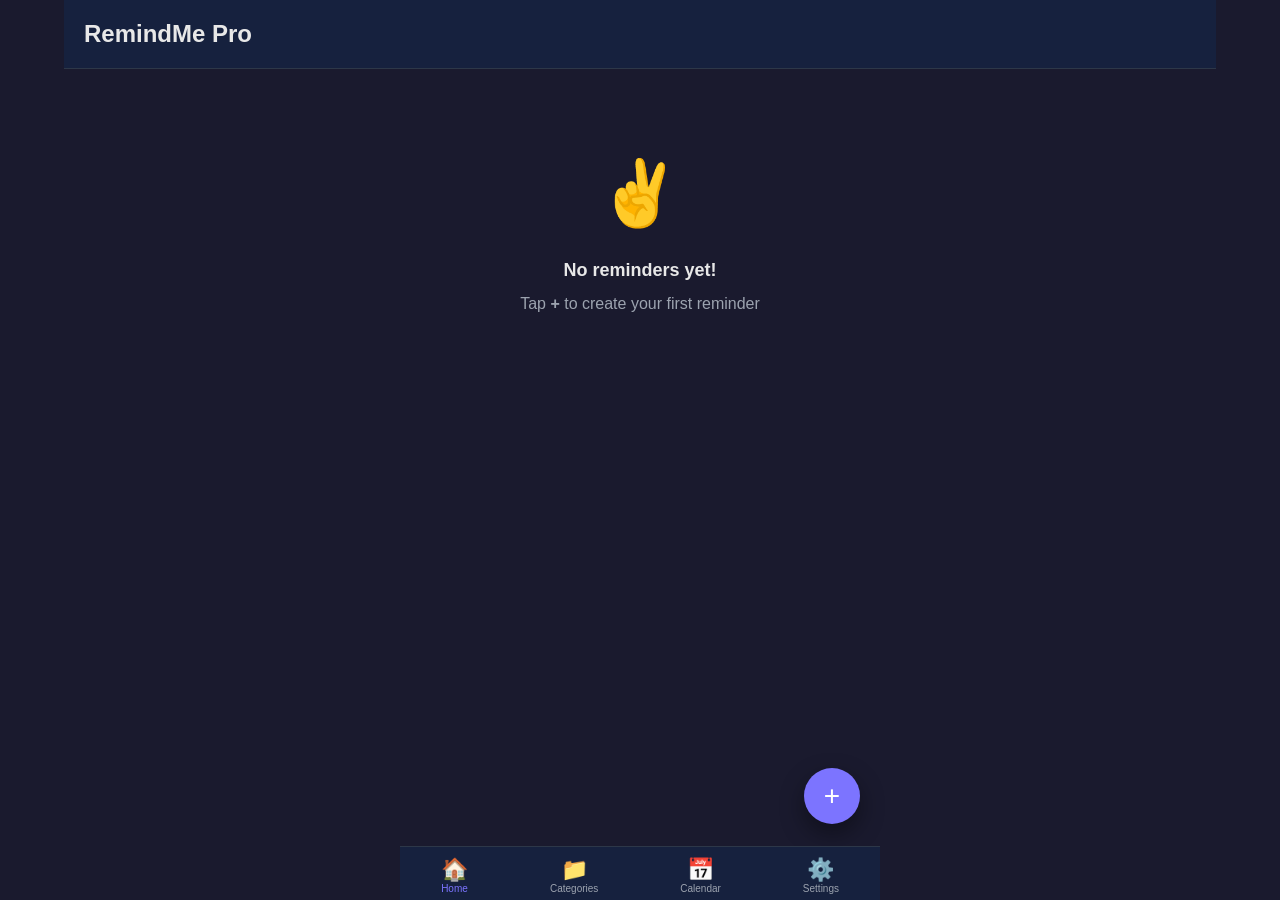
<file: index.html>
<!DOCTYPE html>
<html lang="en" data-theme="dark">

<head>
    <meta charset="UTF-8">
    <meta name="viewport" content="width=device-width, initial-scale=1.0, maximum-scale=1.0, user-scalable=no">
    <meta name="description" content="RemindMe Pro - Smart multi-fire reminder app">
    <meta name="theme-color" content="#1A1A2E">
    <meta name="apple-mobile-web-app-capable" content="yes">
    <link rel="manifest" href="manifest.json">
    <title>RemindMe Pro v2</title>
    <link rel="stylesheet" href="css/variables.css">
    <link rel="stylesheet" href="css/base.css">
    <link rel="stylesheet" href="css/layout.css">
    <link rel="stylesheet" href="css/components.css">
    <link rel="stylesheet" href="css/animations.css">
    <link type="image/png" rel="icon" href="./assets/icons/icons8-alarm-96.png">
</head>

<body>
    <div id="app">
        <header id="app-header">
            <h2 id="header-title">RemindMe Pro</h2>
            
        </header>
        <main id="app-content"></main>
        <nav id="bottom-nav">
            <button class="nav-btn active" data-page="home"><span class="nav-icon">🏠</span><span
                    class="nav-label">Home</span></button>
            <button class="nav-btn" data-page="categories"><span class="nav-icon">📁</span><span
                    class="nav-label">Categories</span></button>
            <button class="nav-btn" data-page="calendar"><span class="nav-icon">📅</span><span
                    class="nav-label">Calendar</span></button>
            <button class="nav-btn" data-page="settings"><span class="nav-icon">⚙️</span><span
                    class="nav-label">Settings</span></button>
        </nav>
        <button id="fab" class="fab" aria-label="Create new reminder">+</button>
    </div>
    <dialog id="task-dialog">
        <div class="dialog-handle"></div>
        <h2 class="dialog-title">New Reminder</h2>
        <form id="task-form">
            <div class="form-group"><label for="task-title">Title *</label><input type="text" id="task-title" required
                    placeholder="What do you need to remember?" autocomplete="off"></div>
            <div class="form-group"><label for="task-desc">Description</label><textarea id="task-desc"
                    placeholder="Add details (optional)" rows="2"></textarea></div>
            <div class="form-row">
                <div class="form-group flex-1"><label for="task-date">Date & Time *</label><input type="datetime-local"
                        id="task-date" required></div>
                <div class="form-group"><label for="task-priority">Priority</label><select id="task-priority">
                        <option value="low">🟢 Low</option>
                        <option value="medium" selected>🟡 Medium</option>
                        <option value="high">🟠 High</option>
                        <option value="critical">🔴 Critical</option>
                    </select></div>
            </div>
            <div class="form-group"><label for="task-category">Category</label><select id="task-category">
                    <option value="general">General</option>
                    <option value="work">💼 Work</option>
                    <option value="personal">🏠 Personal</option>
                    <option value="health">💊 Health</option>
                    <option value="study">📚 Study</option>
                    <option value="finance">💰 Finance</option>
                </select></div>
            <div class="form-group"><label for="task-reminders">Reminder Count: <strong
                        id="reminder-count-display">3</strong></label><input type="range" id="task-reminders" min="1"
                    max="20" value="3">
                <div class="range-labels"><span>1</span><span>10</span><span>20</span></div>
            </div>
            <div class="form-group"><label for="task-interval">Interval Between Reminders</label><select
                    id="task-interval">
                    <option value="60000">Every 1 minutes</option>
                    <option value="120000" selected>Every 2 minutes</option>
                    <option value="180000">Every 3 minutes</option>
                    <option value="300000">Every 5 minutes</option>
                    <option value="900000">Every 15 minutes</option>
                    <option value="1800000">Every 30 minutes</option>
                    <option value="3600000">Every 1 hour</option>
                </select></div>
            <div class="form-group"><label class="checkbox-label"><input type="checkbox" id="task-until-done"><span>🔁
                        Remind Until Done</span></label></div>
            <div class="form-group"><label for="task-snooze-max">Max Snooze Count</label><select id="task-snooze-max">
                    <option value="3" selected>3 times</option>
                    <option value="5">5 times</option>
                    <option value="10">10 times</option>
                    <option value="0">No snooze</option>
                </select></div>
            <div class="form-actions"><button type="submit" class="btn btn-primary">💾 Save Reminder</button><button
                    type="button" id="cancel-btn" class="btn btn-secondary">Cancel</button></div>
        </form>
    </dialog>
    <dialog id="confirm-dialog">
        <div class="confirm-content">
            <h3>Delete Reminder?</h3>
            <p>This action cannot be undone.</p>
            <div class="form-actions"><button id="confirm-delete-btn" class="btn btn-danger">🗑️ Delete</button><button
                    id="confirm-cancel-btn" class="btn btn-secondary">Cancel</button></div>
        </div>
    </dialog>
    <div id="toast" class="toast hidden"></div>
    <script type="module" src="js/app.js"></script>
</body>

</html>
</file>
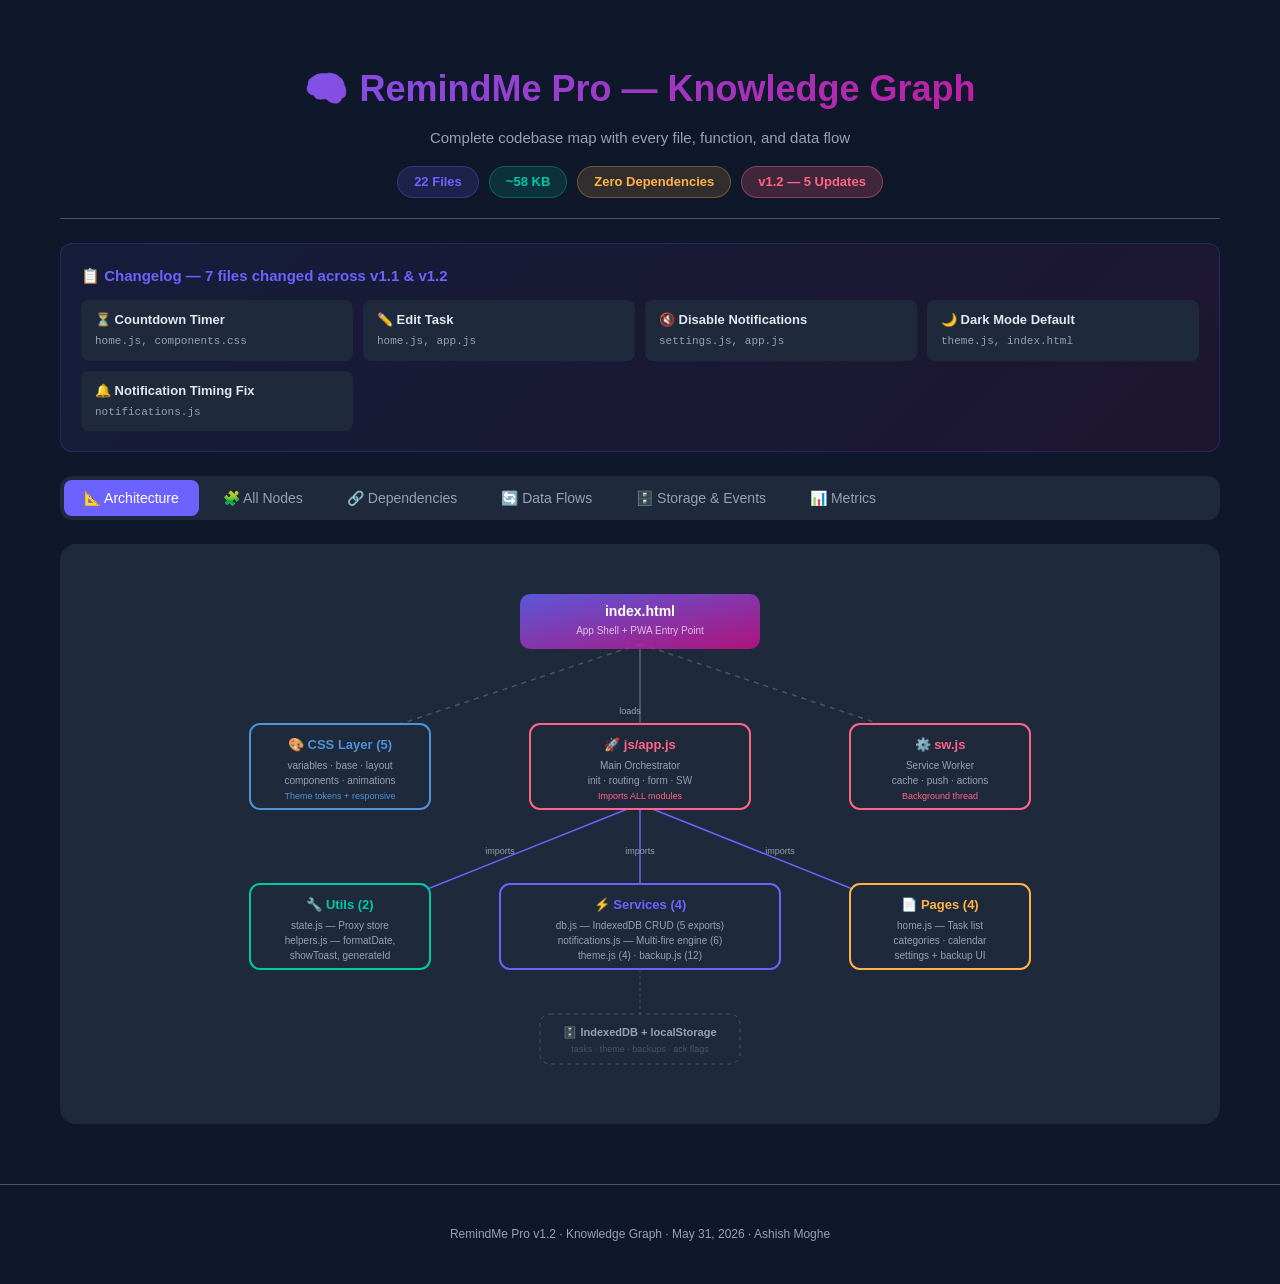
<file: assets/RemindMe-Pro-Knowledge-Graph-v1.2.html>
<!DOCTYPE html>
<html lang="en">
<head>
<meta charset="UTF-8">
<meta name="viewport" content="width=device-width, initial-scale=1.0">
<title>🧠 RemindMe Pro — Knowledge Graph</title>
<style>
    :root { --bg: #0f172a; --surface: #1e293b; --surface2: #334155; --text: #e2e8f0; --muted: #94a3b8; --primary: #6C63FF; --pink: #D30E8C; --purple: #582873; --blue: #4F93D9; --green: #00C9A7; --orange: #FFB347; --red: #FF6584; --border: #475569; }
    * { margin: 0; padding: 0; box-sizing: border-box; }
    body { font-family: -apple-system, BlinkMacSystemFont, 'Segoe UI', Roboto, sans-serif; background: var(--bg); color: var(--text); line-height: 1.6; }
    .container { max-width: 1200px; margin: 0 auto; padding: 20px; }

    /* Header */
    .header { text-align: center; padding: 40px 20px 20px; border-bottom: 1px solid var(--border); margin-bottom: 24px; }
    .header h1 { font-size: 36px; background: linear-gradient(135deg, var(--primary), var(--pink)); -webkit-background-clip: text; -webkit-text-fill-color: transparent; margin-bottom: 8px; }
    .header p { color: var(--muted); font-size: 15px; margin-bottom: 16px; }
    .badges { display: flex; gap: 10px; justify-content: center; flex-wrap: wrap; }
    .badge { padding: 5px 16px; border-radius: 20px; font-size: 13px; font-weight: 600; }
    .b-purple { background: rgba(108,99,255,0.15); color: var(--primary); border: 1px solid rgba(108,99,255,0.3); }
    .b-green { background: rgba(0,201,167,0.15); color: var(--green); border: 1px solid rgba(0,201,167,0.3); }
    .b-orange { background: rgba(255,179,71,0.15); color: var(--orange); border: 1px solid rgba(255,179,71,0.3); }
    .b-red { background: rgba(255,101,132,0.2); color: var(--red); border: 1px solid rgba(255,101,132,0.4); }

    /* Changelog */
    .changelog { background: linear-gradient(135deg, rgba(108,99,255,0.08), rgba(211,14,140,0.08)); border: 1px solid rgba(108,99,255,0.2); border-radius: 12px; padding: 20px; margin-bottom: 24px; }
    .changelog h3 { color: var(--primary); margin-bottom: 12px; font-size: 15px; }
    .cl-grid { display: grid; grid-template-columns: repeat(auto-fill, minmax(220px, 1fr)); gap: 10px; }
    .cl-item { background: var(--surface); border-radius: 8px; padding: 10px 14px; font-size: 13px; }
    .cl-item strong { display: block; margin-bottom: 2px; }
    .cl-files { font-size: 11px; color: var(--muted); font-family: monospace; }

    /* Tabs */
    .tabs { display: flex; gap: 4px; margin-bottom: 24px; background: var(--surface); border-radius: 12px; padding: 4px; overflow-x: auto; }
    .tab { padding: 10px 20px; border-radius: 8px; cursor: pointer; font-size: 14px; font-weight: 500; color: var(--muted); border: none; background: none; white-space: nowrap; transition: all 0.2s; }
    .tab:hover { color: var(--text); background: var(--surface2); }
    .tab.active { color: white; background: var(--primary); }
    .tab-content { display: none; }
    .tab-content.active { display: block; }

    /* Architecture */
    .arch-box { background: var(--surface); border-radius: 16px; padding: 30px; overflow-x: auto; }

    /* Section titles */
    .stitle { font-size: 20px; font-weight: 700; margin: 28px 0 14px; display: flex; align-items: center; gap: 10px; }

    /* Node cards */
    .ngrid { display: grid; grid-template-columns: repeat(auto-fill, minmax(340px, 1fr)); gap: 14px; margin-bottom: 20px; }
    .ncard { background: var(--surface); border: 1px solid var(--border); border-radius: 12px; padding: 18px; transition: transform 0.2s, box-shadow 0.2s; }
    .ncard:hover { transform: translateY(-2px); box-shadow: 0 8px 25px rgba(0,0,0,0.3); }
    .ncard.root { border-left: 4px solid var(--pink); }
    .ncard.css { border-left: 4px solid var(--blue); }
    .ncard.util { border-left: 4px solid var(--green); }
    .ncard.svc { border-left: 4px solid var(--primary); }
    .ncard.page { border-left: 4px solid var(--orange); }
    .ncard.main { border-left: 4px solid var(--red); }
    .ncard.upd { border-color: var(--red) !important; box-shadow: inset 0 0 0 1px rgba(255,101,132,0.12); }
    .nname { font-size: 15px; font-weight: 700; margin-bottom: 4px; display: flex; align-items: center; gap: 8px; flex-wrap: wrap; }
    .ntype { font-size: 10px; padding: 2px 8px; border-radius: 10px; font-weight: 600; }
    .t-entry { background: rgba(211,14,140,0.15); color: var(--pink); }
    .t-style { background: rgba(79,147,217,0.15); color: var(--blue); }
    .t-util { background: rgba(0,201,167,0.15); color: var(--green); }
    .t-svc { background: rgba(108,99,255,0.15); color: var(--primary); }
    .t-page { background: rgba(255,179,71,0.15); color: var(--orange); }
    .t-main { background: rgba(255,101,132,0.15); color: var(--red); }
    .t-upd { background: rgba(255,101,132,0.2); color: var(--red); font-size: 10px; padding: 2px 8px; border-radius: 10px; font-weight: 700; }
    .ndesc { font-size: 13px; color: var(--muted); margin: 8px 0; }
    .nsize { font-size: 11px; color: var(--border); }

    /* Function tables */
    .ft { width: 100%; border-collapse: collapse; margin-top: 10px; }
    .ft th { text-align: left; font-size: 10px; text-transform: uppercase; letter-spacing: 0.5px; color: var(--muted); padding: 5px 8px; border-bottom: 1px solid var(--border); }
    .ft td { font-size: 12px; padding: 5px 8px; border-bottom: 1px solid rgba(71,85,105,0.3); vertical-align: top; }
    .ft td:first-child { font-family: 'SF Mono', 'Fira Code', monospace; color: var(--green); white-space: nowrap; font-size: 11px; }
    .ft tr:last-child td { border-bottom: none; }
    .ft tr.nr td { background: rgba(255,101,132,0.05); }
    .ft tr.nr td:first-child { color: var(--red); }
    .fn-u { color: var(--red); font-size: 10px; font-weight: 700; }

    /* Dependency tree */
    .dtree { background: var(--surface); border-radius: 12px; padding: 24px; font-family: 'SF Mono', 'Fira Code', monospace; font-size: 12px; line-height: 1.8; overflow-x: auto; white-space: pre; }
    .df { color: var(--primary); font-weight: 700; }
    .dm { color: var(--orange); }
    .dfn { color: var(--green); }
    .dn { color: var(--red); font-weight: 700; }

    /* Flow cards */
    .fcard { background: var(--surface); border-radius: 12px; padding: 22px; margin-bottom: 14px; }
    .fcard h3 { font-size: 15px; margin-bottom: 10px; color: var(--primary); }
    .fcard.nf { border: 1px solid rgba(255,101,132,0.3); }
    .fcard.nf h3 { color: var(--red); }
    .fcard.ff { border: 1px solid rgba(108,99,255,0.3); }
    .fcard.ff h3 { color: var(--primary); }
    .fcard pre { font-family: 'SF Mono', 'Fira Code', monospace; font-size: 11px; line-height: 1.7; color: var(--muted); overflow-x: auto; }

    /* Tables */
    .itable { width: 100%; border-collapse: collapse; background: var(--surface); border-radius: 12px; overflow: hidden; margin-bottom: 20px; }
    .itable th { text-align: left; font-size: 11px; text-transform: uppercase; letter-spacing: 0.5px; color: var(--muted); padding: 10px 14px; background: var(--surface2); border-bottom: 1px solid var(--border); }
    .itable td { font-size: 12px; padding: 9px 14px; border-bottom: 1px solid rgba(71,85,105,0.3); }
    .itable tr:last-child td { border-bottom: none; }
    .itable tr.nr { background: rgba(255,101,132,0.05); }
    .itable code { font-family: 'SF Mono', monospace; font-size: 11px; background: rgba(108,99,255,0.1); color: var(--primary); padding: 2px 6px; border-radius: 4px; }

    /* Bars & stats */
    .bar { height: 8px; border-radius: 4px; display: inline-block; vertical-align: middle; margin-right: 8px; }
    .bh { background: var(--red); } .bm { background: var(--orange); } .bl { background: var(--green); }
    .sgrid { display: grid; grid-template-columns: repeat(auto-fill, minmax(150px, 1fr)); gap: 12px; margin-top: 16px; }
    .scard { background: var(--surface); border: 1px solid var(--border); border-radius: 12px; padding: 16px; text-align: center; }
    .snum { font-size: 32px; font-weight: 700; color: var(--primary); }
    .slab { font-size: 12px; color: var(--muted); margin-top: 4px; }

    @media (max-width: 768px) { .ngrid { grid-template-columns: 1fr; } .header h1 { font-size: 28px; } .cl-grid { grid-template-columns: 1fr; } }
</style>
</head>
<body>
<div class="container">

<!-- ============================================================ -->
<!-- HEADER -->
<!-- ============================================================ -->
<div class="header">
    <h1>🧠 RemindMe Pro — Knowledge Graph</h1>
    <p>Complete codebase map with every file, function, and data flow</p>
    <div class="badges">
        <span class="badge b-purple">22 Files</span>
        <span class="badge b-green">~58 KB</span>
        <span class="badge b-orange">Zero Dependencies</span>
        <span class="badge b-red">v1.2 — 5 Updates</span>
    </div>
</div>

<!-- ============================================================ -->
<!-- CHANGELOG -->
<!-- ============================================================ -->
<div class="changelog">
    <h3>📋 Changelog — 7 files changed across v1.1 &amp; v1.2</h3>
    <div class="cl-grid">
        <div class="cl-item"><strong>⏳ Countdown Timer</strong><div class="cl-files">home.js, components.css</div></div>
        <div class="cl-item"><strong>✏️ Edit Task</strong><div class="cl-files">home.js, app.js</div></div>
        <div class="cl-item"><strong>🔇 Disable Notifications</strong><div class="cl-files">settings.js, app.js</div></div>
        <div class="cl-item"><strong>🌙 Dark Mode Default</strong><div class="cl-files">theme.js, index.html</div></div>
        <div class="cl-item"><strong>🔔 Notification Timing Fix</strong><div class="cl-files">notifications.js</div></div>
    </div>
</div>

<!-- ============================================================ -->
<!-- TABS (same 6 as original first version) -->
<!-- ============================================================ -->
<div class="tabs">
    <button class="tab active" onclick="showTab('arch')">📐 Architecture</button>
    <button class="tab" onclick="showTab('nodes')">🧩 All Nodes</button>
    <button class="tab" onclick="showTab('deps')">🔗 Dependencies</button>
    <button class="tab" onclick="showTab('flows')">🔄 Data Flows</button>
    <button class="tab" onclick="showTab('storage')">🗄️ Storage &amp; Events</button>
    <button class="tab" onclick="showTab('metrics')">📊 Metrics</button>
</div>

<!-- ============================================================ -->
<!-- TAB 1: ARCHITECTURE (with SVG diagram like original) -->
<!-- ============================================================ -->
<div id="arch" class="tab-content active">
    <div class="arch-box">
        <svg viewBox="0 0 900 520" xmlns="http://www.w3.org/2000/svg" style="width:100%;max-width:900px;margin:0 auto;display:block">
            <defs>
                <linearGradient id="g1" x1="0%" y1="0%" x2="100%" y2="100%"><stop offset="0%" style="stop-color:#6C63FF;stop-opacity:0.8"/><stop offset="100%" style="stop-color:#D30E8C;stop-opacity:0.8"/></linearGradient>
            </defs>

            <!-- Lines -->
            <line x1="450" y1="70" x2="150" y2="170" stroke="#475569" stroke-width="1.5" stroke-dasharray="5,5"/>
            <line x1="450" y1="70" x2="450" y2="170" stroke="#475569" stroke-width="2"/>
            <line x1="450" y1="70" x2="750" y2="170" stroke="#475569" stroke-width="1.5" stroke-dasharray="5,5"/>
            <line x1="450" y1="230" x2="200" y2="330" stroke="#6C63FF" stroke-width="1.5"/>
            <line x1="450" y1="230" x2="450" y2="330" stroke="#6C63FF" stroke-width="1.5"/>
            <line x1="450" y1="230" x2="700" y2="330" stroke="#6C63FF" stroke-width="1.5"/>
            <line x1="450" y1="390" x2="450" y2="460" stroke="#475569" stroke-width="1" stroke-dasharray="3,3"/>

            <!-- index.html -->
            <rect x="330" y="20" width="240" height="55" rx="10" fill="url(#g1)"/>
            <text x="450" y="42" text-anchor="middle" fill="white" font-size="14" font-weight="700">index.html</text>
            <text x="450" y="60" text-anchor="middle" fill="rgba(255,255,255,0.7)" font-size="10">App Shell + PWA Entry Point</text>

            <!-- CSS -->
            <rect x="60" y="150" width="180" height="85" rx="10" fill="#1e293b" stroke="#4F93D9" stroke-width="2"/>
            <text x="150" y="175" text-anchor="middle" fill="#4F93D9" font-size="13" font-weight="700">🎨 CSS Layer (5)</text>
            <text x="150" y="195" text-anchor="middle" fill="#94a3b8" font-size="10">variables · base · layout</text>
            <text x="150" y="210" text-anchor="middle" fill="#94a3b8" font-size="10">components · animations</text>
            <text x="150" y="225" text-anchor="middle" fill="#4F93D9" font-size="9">Theme tokens + responsive</text>

            <!-- app.js -->
            <rect x="340" y="150" width="220" height="85" rx="10" fill="#1e293b" stroke="#FF6584" stroke-width="2"/>
            <text x="450" y="175" text-anchor="middle" fill="#FF6584" font-size="13" font-weight="700">🚀 js/app.js</text>
            <text x="450" y="195" text-anchor="middle" fill="#94a3b8" font-size="10">Main Orchestrator</text>
            <text x="450" y="210" text-anchor="middle" fill="#94a3b8" font-size="10">init · routing · form · SW</text>
            <text x="450" y="225" text-anchor="middle" fill="#FF6584" font-size="9">Imports ALL modules</text>

            <!-- sw.js -->
            <rect x="660" y="150" width="180" height="85" rx="10" fill="#1e293b" stroke="#FF6584" stroke-width="2"/>
            <text x="750" y="175" text-anchor="middle" fill="#FF6584" font-size="13" font-weight="700">⚙️ sw.js</text>
            <text x="750" y="195" text-anchor="middle" fill="#94a3b8" font-size="10">Service Worker</text>
            <text x="750" y="210" text-anchor="middle" fill="#94a3b8" font-size="10">cache · push · actions</text>
            <text x="750" y="225" text-anchor="middle" fill="#FF6584" font-size="9">Background thread</text>

            <!-- Utils -->
            <rect x="60" y="310" width="180" height="85" rx="10" fill="#1e293b" stroke="#00C9A7" stroke-width="2"/>
            <text x="150" y="335" text-anchor="middle" fill="#00C9A7" font-size="13" font-weight="700">🔧 Utils (2)</text>
            <text x="150" y="355" text-anchor="middle" fill="#94a3b8" font-size="10">state.js — Proxy store</text>
            <text x="150" y="370" text-anchor="middle" fill="#94a3b8" font-size="10">helpers.js — formatDate,</text>
            <text x="150" y="385" text-anchor="middle" fill="#94a3b8" font-size="10">showToast, generateId</text>

            <!-- Services -->
            <rect x="310" y="310" width="280" height="85" rx="10" fill="#1e293b" stroke="#6C63FF" stroke-width="2"/>
            <text x="450" y="335" text-anchor="middle" fill="#6C63FF" font-size="13" font-weight="700">⚡ Services (4)</text>
            <text x="450" y="355" text-anchor="middle" fill="#94a3b8" font-size="10">db.js — IndexedDB CRUD (5 exports)</text>
            <text x="450" y="370" text-anchor="middle" fill="#94a3b8" font-size="10">notifications.js — Multi-fire engine (6)</text>
            <text x="450" y="385" text-anchor="middle" fill="#94a3b8" font-size="10">theme.js (4) · backup.js (12)</text>

            <!-- Pages -->
            <rect x="660" y="310" width="180" height="85" rx="10" fill="#1e293b" stroke="#FFB347" stroke-width="2"/>
            <text x="750" y="335" text-anchor="middle" fill="#FFB347" font-size="13" font-weight="700">📄 Pages (4)</text>
            <text x="750" y="355" text-anchor="middle" fill="#94a3b8" font-size="10">home.js — Task list</text>
            <text x="750" y="370" text-anchor="middle" fill="#94a3b8" font-size="10">categories · calendar</text>
            <text x="750" y="385" text-anchor="middle" fill="#94a3b8" font-size="10">settings + backup UI</text>

            <!-- Storage -->
            <rect x="350" y="440" width="200" height="50" rx="10" fill="#1e293b" stroke="#475569" stroke-width="1" stroke-dasharray="4,4"/>
            <text x="450" y="462" text-anchor="middle" fill="#94a3b8" font-size="11" font-weight="600">🗄️ IndexedDB + localStorage</text>
            <text x="450" y="478" text-anchor="middle" fill="#475569" font-size="9">tasks · theme · backups · ack flags</text>

            <!-- Labels -->
            <text x="440" y="140" text-anchor="middle" fill="#94a3b8" font-size="9">loads</text>
            <text x="310" y="280" text-anchor="middle" fill="#94a3b8" font-size="9">imports</text>
            <text x="450" y="280" text-anchor="middle" fill="#94a3b8" font-size="9">imports</text>
            <text x="590" y="280" text-anchor="middle" fill="#94a3b8" font-size="9">imports</text>
        </svg>
    </div>
</div>

<!-- ============================================================ -->
<!-- TAB 2: ALL NODES -->
<!-- ============================================================ -->
<div id="nodes" class="tab-content">

<div class="stitle">🏠 Root Files</div>
<div class="ngrid">
    <div class="ncard root upd"><div class="nname">index.html <span class="ntype t-entry">Entry</span> <span class="t-upd">🌙 UPD</span></div>
        <div class="ndesc">App shell: header, &lt;main&gt;, bottom nav (4 tabs), FAB, task dialog (create+edit), confirm dialog, toast. v1.1: data-theme="dark", theme-color #1A1A2E.</div>
        <div class="nsize">4.7 KB · #app, #app-content, #bottom-nav, #fab, #task-dialog, #confirm-dialog, #toast</div></div>
    <div class="ncard root"><div class="nname">manifest.json <span class="ntype t-style">Config</span></div>
        <div class="ndesc">PWA manifest: app name, theme color, standalone display, portrait, icon refs.</div><div class="nsize">0.4 KB</div></div>
    <div class="ncard root"><div class="nname">sw.js <span class="ntype t-main">Worker</span></div>
        <div class="ndesc">Service Worker: cache assets (cache-first), handle push notifications with Done/Snooze actions, post messages to app.</div>
        <div class="nsize">1.3 KB · Events: install, activate, fetch, push, notificationclick</div></div>
</div>

<div class="stitle">🎨 CSS Layer</div>
<div class="ngrid">
    <div class="ncard css"><div class="nname">variables.css <span class="ntype t-style">Tokens</span></div>
        <div class="ndesc">CSS Custom Properties for both themes. --primary, --bg, --surface, --text, --priority-*, --shadow-*, --space-*, --radius-*, --transition-*, --font-family, --primary-light.</div><div class="nsize">1.2 KB</div></div>
    <div class="ncard css"><div class="nname">base.css <span class="ntype t-style">Reset</span></div>
        <div class="ndesc">Box model reset, body defaults, heading sizes, input focus styles, range/checkbox accent.</div><div class="nsize">1.1 KB</div></div>
    <div class="ncard css"><div class="nname">layout.css <span class="ntype t-style">Structure</span></div>
        <div class="ndesc">Flexbox app shell (480px max), sticky header, scrollable content, fixed bottom nav, responsive breakpoints.</div><div class="nsize">1.0 KB</div></div>
    <div class="ncard css upd"><div class="nname">components.css <span class="ntype t-style">UI</span> <span class="t-upd">⏳ UPD</span></div>
        <div class="ndesc">All component styles. New: .task-card-header, .countdown-badge, .countdown-urgent (red+pulse), .countdown-overdue, .toggle-danger, .edit-btn.</div>
        <table class="ft"><tr><th>New Class</th><th>Description</th></tr>
            <tr class="nr"><td>.task-card-header</td><td>Flex row: title left, countdown right</td></tr>
            <tr class="nr"><td>.countdown-badge</td><td>Monospace timer, purple bg, 100px min</td></tr>
            <tr class="nr"><td>.countdown-urgent</td><td>Red + pulse when ≤5 min</td></tr>
            <tr class="nr"><td>.countdown-overdue</td><td>Red bg when past due</td></tr>
            <tr class="nr"><td>.toggle-danger</td><td>Red slider for disable notif toggle</td></tr>
            <tr class="nr"><td>.edit-btn</td><td>Purple edit button</td></tr>
        </table><div class="nsize">7.8 KB (was 6.6)</div></div>
    <div class="ncard css"><div class="nname">animations.css <span class="ntype t-style">Motion</span></div>
        <div class="ndesc">fadeIn, slideUp, checkmark, swipeOut, pulse (also used by countdown-urgent), stagger delays.</div><div class="nsize">0.8 KB</div></div>
</div>

<div class="stitle">⚙️ JS Utilities (unchanged)</div>
<div class="ngrid">
    <div class="ncard util"><div class="nname">state.js <span class="ntype t-util">Store</span></div>
        <div class="ndesc">Proxy-based reactive state (~10 lines). Replaces Redux/Vuex.</div>
        <table class="ft"><tr><th>Export</th><th>Description</th></tr>
            <tr><td>createStore(init)</td><td>Wraps object in Proxy; notifies listeners on set</td></tr>
            <tr><td>store</td><td>Singleton: tasks[], categories[], currentPage, theme, isOnline</td></tr>
        </table><div class="nsize">0.5 KB</div></div>
    <div class="ncard util"><div class="nname">helpers.js <span class="ntype t-util">Utils</span></div>
        <div class="ndesc">7 pure functions — no dependencies, no side effects.</div>
        <table class="ft"><tr><th>Export</th><th>Description</th></tr>
            <tr><td>generateId()</td><td>UUID via crypto.randomUUID() with fallback</td></tr>
            <tr><td>formatDate(d)</td><td>Full: "Mon, 30 May, 03:00 pm"</td></tr>
            <tr><td>formatDateShort(d)</td><td>Short: "30 May, 03:00 pm"</td></tr>
            <tr><td>getDateLabel(d)</td><td>"Overdue" / "Today" / "Tomorrow" / "This Week" / "Upcoming"</td></tr>
            <tr><td>showToast(msg, ms)</td><td>Show/hide #toast with auto-dismiss</td></tr>
            <tr><td>getCategoryIcon(c)</td><td>work→💼, health→💊, study→📚, finance→💰</td></tr>
            <tr><td>getPriorityLabel(p)</td><td>critical→🔴 Critical, high→🟠 High</td></tr>
        </table><div class="nsize">1.2 KB</div></div>
</div>

<div class="stitle">⚡ JS Services</div>
<div class="ngrid">
    <div class="ncard svc"><div class="nname">db.js <span class="ntype t-svc">IndexedDB</span></div>
        <div class="ndesc">Promise-based CRUD wrapper. RemindMeProDB with tasks store + 4 indexes.</div>
        <table class="ft"><tr><th>Export</th><th>Description</th></tr>
            <tr><td>openDB()</td><td>Open/create DB; tasks store with dueDate, priority, category, status indexes</td></tr>
            <tr><td>addTask(task)</td><td>Insert via readwrite → .add()</td></tr>
            <tr><td>getAllTasks()</td><td>Fetch all via readonly → .getAll()</td></tr>
            <tr><td>updateTask(task)</td><td>Upsert via readwrite → .put()</td></tr>
            <tr><td>deleteTask(id)</td><td>Remove via readwrite → .delete()</td></tr>
        </table><div class="nsize">1.5 KB</div></div>

    <div class="ncard svc upd"><div class="nname">notifications.js <span class="ntype t-svc">Engine</span> <span class="t-upd">🔔 FIXED</span></div>
        <div class="ndesc">Multi-fire notification engine. v1.2 FIX: Reminders now fire BEFORE due date. Last reminder fires AT due time. Past reminders (&gt;1min) skipped on reload.</div>
        <table class="ft"><tr><th>Export</th><th>Description</th></tr>
            <tr><td>requestPermission()</td><td>Calls Notification.requestPermission()</td></tr>
            <tr class="nr"><td>showNotification(t,n,total)</td><td><span class="fn-u">UPD:</span> Accepts total count; last shows "— DUE NOW!"</td></tr>
            <tr class="nr"><td>scheduleMultiFire(task)</td><td><span class="fn-u">FIXED:</span> firstFireTime = dueDate - (count-1)×interval. Normal: N timeouts before due. UntilDone: fire at due then repeat. Skips &gt;1min past. Logs schedule.</td></tr>
            <tr><td>cancelReminders(id)</td><td>Clear all setTimeout handles from activeTimers Map</td></tr>
            <tr><td>acknowledgeTask(id)</td><td>Set ack flag + cancel timers</td></tr>
            <tr><td>snoozeTask(t, ms)</td><td>Cancel → new dueDate → re-schedule; return updated</td></tr>
        </table><div class="nsize">6.4 KB (was 1.7 KB)</div></div>

    <div class="ncard svc upd"><div class="nname">theme.js <span class="ntype t-svc">Theme</span> <span class="t-upd">🌙 UPD</span></div>
        <div class="ndesc">Dark/light mode manager. v1.1: Default changed from 'light' to 'dark'.</div>
        <table class="ft"><tr><th>Export</th><th>Description</th></tr>
            <tr class="nr"><td>getTheme()</td><td><span class="fn-u">UPD:</span> Default now 'dark' (was 'light')</td></tr>
            <tr><td>setTheme(t)</td><td>Write localStorage + set data-theme attribute</td></tr>
            <tr><td>toggleTheme()</td><td>Flip dark↔light; return new value</td></tr>
            <tr><td>initTheme()</td><td>Apply on load + listen for system prefers-color-scheme</td></tr>
        </table><div class="nsize">1.0 KB</div></div>

    <div class="ncard svc"><div class="nname">backup.js <span class="ntype t-svc">Backup</span></div>
        <div class="ndesc">Import/export system. JSON + CSV export, JSON import (merge/replace), auto-backup to localStorage (last 3).</div>
        <table class="ft"><tr><th>Export</th><th>Description</th></tr>
            <tr><td>exportAsJSON()</td><td>All tasks → JSON blob → file download</td></tr>
            <tr><td>exportAsCSV()</td><td>All tasks → 14-col CSV → file download</td></tr>
            <tr><td>importFromJSON(file)</td><td>FileReader → parse → validate → return data</td></tr>
            <tr><td>restoreFromBackup(d,m)</td><td>merge: skip dupes | replace: del all + import</td></tr>
            <tr><td>autoBackup()</td><td>Save to localStorage (rolling 3 snapshots)</td></tr>
            <tr><td>startAutoBackup()</td><td>setInterval(30 min) + immediate backup</td></tr>
            <tr><td>+ 6 more</td><td>getAutoBackups, restoreAutoBackup, isAutoBackupEnabled, setAutoBackupEnabled, stopAutoBackup</td></tr>
        </table><div class="nsize">5.8 KB · 12 exports</div></div>
</div>

<div class="stitle">📄 JS Pages</div>
<div class="ngrid">
    <div class="ncard page upd"><div class="nname">home.js <span class="ntype t-page">Task List</span> <span class="t-upd">⏳✏️ UPD</span></div>
        <div class="ndesc">Main view: stats, date-grouped tasks, action buttons. New: Live countdown timer + Edit button on every card.</div>
        <table class="ft"><tr><th>Feature</th><th>Description</th></tr>
            <tr class="nr"><td>⏳ Countdown</td><td>setInterval(1s) per badge: "⏳ 2h 15m 33s" → urgent ≤5min (red pulse) → "⚠️ OVERDUE"</td></tr>
            <tr class="nr"><td>✏️ Edit btn</td><td>Dispatches CustomEvent('edit-task') → app.js pre-fills dialog</td></tr>
            <tr><td>✅ Complete</td><td>updateTask → acknowledgeTask → re-render</td></tr>
            <tr><td>💤 Snooze</td><td>snoozeCount++ → new dueDate → re-render</td></tr>
            <tr><td>🗑️ Delete</td><td>Confirm → deleteTask → cancelReminders</td></tr>
        </table><div class="nsize">10.3 KB · Internal: countdownInterval</div></div>

    <div class="ncard page"><div class="nname">categories.js <span class="ntype t-page">Grid</span></div>
        <div class="ndesc">2×3 category grid with counts. Click to filter tasks below.</div><div class="nsize">1.9 KB</div></div>
    <div class="ncard page"><div class="nname">calendar.js <span class="ntype t-page">Calendar</span></div>
        <div class="ndesc">Monthly 7-col grid. Today highlight, task dots, prev/next nav, day-click detail.</div><div class="nsize">2.8 KB · Internal: cM, cY</div></div>

    <div class="ncard page upd"><div class="nname">settings.js <span class="ntype t-page">Settings</span> <span class="t-upd">🔇 UPD</span></div>
        <div class="ndesc">6 sections. New: "Disable All Notifications" toggle — cancels all timers, greys out perm row, sets localStorage flag.</div>
        <table class="ft"><tr><th>Feature</th><th>Description</th></tr>
            <tr class="nr"><td>🔇 Disable toggle</td><td>cancelReminders() for ALL tasks; localStorage flag; grey out browser perm</td></tr>
            <tr><td>🎨 Dark mode</td><td>Toggle → setTheme()</td></tr>
            <tr><td>💾 Backup</td><td>Export JSON/CSV, Import, Auto-backup, history</td></tr>
            <tr><td>🗑️ Data</td><td>Clear completed, Delete all (auto-backup first)</td></tr>
        </table><div class="nsize">11.0 KB · 5 module imports (most of any page)</div></div>
</div>

<div class="stitle">🚀 Main Entry</div>
<div class="ngrid">
    <div class="ncard main upd" style="grid-column:1/-1"><div class="nname">app.js <span class="ntype t-main">Orchestrator</span> <span class="t-upd">✏️🔇 UPD</span></div>
        <div class="ndesc">Main entry. Imports ALL modules. New: Edit task (reuses dialog) + notification disable checks throughout.</div>
        <table class="ft"><tr><th>Function</th><th>Description</th></tr>
            <tr><td>navigateTo(page)</td><td>Set active nav + call page render</td></tr>
            <tr class="nr"><td>isNotificationsDisabled()</td><td><span class="fn-u">NEW:</span> Reads localStorage disable flag</td></tr>
            <tr class="nr"><td>setupTaskForm()</td><td><span class="fn-u">UPD:</span> CREATE + EDIT modes. Listens 'edit-task' → pre-fill → updateTask(). Checks notif disabled.</td></tr>
            <tr><td>setupNav()</td><td>Wire 4 nav buttons</td></tr>
            <tr class="nr"><td>scheduleExisting()</td><td><span class="fn-u">UPD:</span> Skips if notifications disabled</td></tr>
            <tr class="nr"><td>setupReminders()</td><td><span class="fn-u">UPD:</span> Ignores reminder-fired if disabled</td></tr>
            <tr><td>registerSW()</td><td>Register /sw.js</td></tr>
            <tr><td>setupSW()</td><td>Handle SW messages: TASK_DONE / TASK_SNOOZE</td></tr>
            <tr class="nr"><td>init()</td><td><span class="fn-u">UPD:</span> Skips requestPermission() if disabled</td></tr>
        </table><div class="nsize">11.8 KB · 6 module imports · Internal: editingTaskId</div></div>
</div>
</div>

<!-- ============================================================ -->
<!-- TAB 3: DEPENDENCIES -->
<!-- ============================================================ -->
<div id="deps" class="tab-content">
<div class="stitle">🔗 Import Dependency Tree</div>
<div class="dtree"><span class="df">js/app.js</span> <span style="color:#94a3b8">(ORCHESTRATOR — imports everything)</span>
│
├──▶ <span class="dm">js/utils/state.js</span> ─────── <span class="dfn">store</span>
├──▶ <span class="dm">js/utils/helpers.js</span> ───── <span class="dfn">generateId</span>, <span class="dfn">showToast</span>
│
├──▶ <span class="dm">js/services/theme.js</span> ──── <span class="dfn">initTheme</span>
├──▶ <span class="dm">js/services/db.js</span> ──────── <span class="dfn">openDB</span>, <span class="dfn">addTask</span>, <span class="dfn">getAllTasks</span>, <span class="dfn">updateTask</span>
├──▶ <span class="dm">js/services/notifications.js</span> ── <span class="dfn">requestPermission</span>, <span class="dfn">scheduleMultiFire</span>,
│                                     <span class="dfn">snoozeTask</span>, <span class="dfn">acknowledgeTask</span>
├──▶ <span class="dm">js/services/backup.js</span> ──── <span class="dfn">startAutoBackup</span>, <span class="dfn">isAutoBackupEnabled</span>, <span class="dfn">autoBackup</span>
│
├──▶ <span class="df">js/pages/home.js</span>
│    ├──▶ <span class="dm">db.js</span> ──────── <span class="dfn">getAllTasks</span>, <span class="dfn">updateTask</span>, <span class="dfn">deleteTask</span>
│    ├──▶ <span class="dm">notifications.js</span> ── <span class="dfn">acknowledgeTask</span>, <span class="dfn">cancelReminders</span>
│    └──▶ <span class="dm">helpers.js</span> ── <span class="dfn">formatDateShort</span>, <span class="dfn">getDateLabel</span>, <span class="dfn">showToast</span>, <span class="dfn">getCategoryIcon</span>
│    <span class="dn">✏️ dispatches CustomEvent('edit-task') → caught by app.js</span>
│
├──▶ <span class="df">js/pages/categories.js</span>
│    ├──▶ <span class="dm">db.js</span> ──── <span class="dfn">getAllTasks</span>
│    └──▶ <span class="dm">helpers.js</span> ── <span class="dfn">getCategoryIcon</span>
│
├──▶ <span class="df">js/pages/calendar.js</span>
│    └──▶ <span class="dm">db.js</span> ──── <span class="dfn">getAllTasks</span>
│
└──▶ <span class="df">js/pages/settings.js</span>
     ├──▶ <span class="dm">theme.js</span> ─── <span class="dfn">getTheme</span>, <span class="dfn">setTheme</span>
     ├──▶ <span class="dm">db.js</span> ──────── <span class="dfn">getAllTasks</span>, <span class="dfn">deleteTask</span>
     ├──▶ <span class="dm">notifications.js</span> ── <span class="dfn">requestPermission</span>, <span class="dn">cancelReminders ← NEW</span>
     ├──▶ <span class="dm">backup.js</span> ── <span class="dfn">ALL 12 exports</span>
     └──▶ <span class="dm">helpers.js</span> ── <span class="dfn">showToast</span>

<span class="df">services/backup.js</span>
└──▶ <span class="dm">db.js</span> ──── <span class="dfn">getAllTasks</span>, <span class="dfn">addTask</span>, <span class="dfn">deleteTask</span>

<span style="color:#94a3b8">Leaf modules (zero imports): state.js, helpers.js, db.js, notifications.js, theme.js</span></div>
</div>

<!-- ============================================================ -->
<!-- TAB 4: DATA FLOWS -->
<!-- ============================================================ -->
<div id="flows" class="tab-content">
<div class="stitle">🔄 Core Data Flows</div>

<div class="fcard ff"><h3>🔔 FIXED v1.2: Multi-Fire Notification Timing</h3><pre>
scheduleMultiFire(task)  ← caller checks isNotificationsDisabled() first
       │
       ├── remindUntilDone === true ──→ UNTIL-DONE MODE
       │     Wait until dueDate → fire → repeat every interval until ack
       │
       └── remindUntilDone === false ──→ NORMAL MODE (FIXED)
             │
             ▼
           firstFireTime = dueDate - (count-1) × intervalMs
             │
             ▼  Example: Due 3:00 PM, 5 reminders × 15 min
                firstFireTime = 3:00 - (4 × 15min) = 2:00 PM
             │
             ▼
           for i = 0 → count:
             fireTime = firstFireTime + (i × intervalMs)
             delay = fireTime - now
               ├── delay &lt; -60s → SKIP (past, don't spam)
               └── delay ≥ 0   → setTimeout → check ack → notify
             │
             ▼
           BEFORE FIX: 3:00→3:15→3:30→3:45→4:00 ← all AFTER ❌
           AFTER FIX:  2:00→2:15→2:30→2:45→3:00 ← last AT due ✅
</pre></div>

<div class="fcard nf"><h3>✏️ NEW v1.1: Edit Task Flow</h3><pre>
User taps [✏️ Edit] on task card
       │
       ▼
home.js → CustomEvent('edit-task', { detail: task })
       │
       ▼
app.js → editingTaskId = task.id
         dialogTitle = "✏️ Edit Reminder"
         Pre-fill ALL form fields
       │
       ▼
dialog.showModal() → user modifies → submit
       │
       ▼
editingTaskId !== null → EDIT MODE
  → { ...existingTask, ...formData }
  → updateTask(merged) → IndexedDB.put()
  → scheduleMultiFire(updated) if notifs enabled
  → dialog.close() → showToast("✏️ Updated!")
</pre></div>

<div class="fcard nf"><h3>⏳ NEW v1.1: Countdown Timer Flow</h3><pre>
renderHome() → clear previous interval → render badges
       │
       ▼
setInterval(updateCountdowns, 1000)  ← every second
       │
       ▼
Each tick, for each [data-countdown-target] badge:
  diff = target - Date.now()
  ├── diff ≤ 0    → "⚠️ OVERDUE"    + .countdown-overdue
  ├── diff &gt; 24h  → "⏳ 3d 5h 20m"  (calm purple)
  ├── diff &gt; 1h   → "⏳ 5h 30m 15s" (calm purple)
  ├── diff ≤ 5min → "⏳ 4m 22s"     + .countdown-urgent (red pulse)
  └── diff &lt; 1min → "⏳ 45s"        + .countdown-urgent (red pulse)
</pre></div>

<div class="fcard nf"><h3>🔇 NEW v1.1: Disable Notifications Flow</h3><pre>
Toggle ON in Settings
  → localStorage('remindme-notifications-disabled') = 'true'
  → cancelReminders() for ALL tasks
  → Grey out browser permission row

Effects across codebase:
  • init()           → skip requestPermission()
  • scheduleExisting → skip entirely
  • create/edit task → skip scheduleMultiFire()
  • reminder-fired   → ignored (no toasts)

Toggle OFF → "restart app to reschedule"
</pre></div>

<div class="fcard"><h3>Task Creation Flow (with notif check)</h3><pre>
FAB → dialog (CREATE) → fill → submit → validate
  → generateId() → addTask() → IndexedDB
  → isNotificationsDisabled()? YES: skip | NO: scheduleMultiFire()
  → dialog.close() → toast → navigateTo('home')
</pre></div>

<div class="fcard"><h3>🌙 Dark Default + Backup/Restore (unchanged logic)</h3><pre>
Theme: getTheme() → no saved → returns 'dark' (was 'light')
       index.html has data-theme="dark" → no flash

Backup: Export → getAllTasks → JSON/CSV blob → download
        Import → FileReader → parse → merge|replace → refresh
        Auto   → setInterval(30 min) → localStorage (last 3)
</pre></div>
</div>

<!-- ============================================================ -->
<!-- TAB 5: STORAGE & EVENTS -->
<!-- ============================================================ -->
<div id="storage" class="tab-content">
<div class="stitle">🗄️ Storage Map (7 keys)</div>
<table class="itable">
    <tr><th>Storage</th><th>Key</th><th>Data</th><th>Read By</th><th>Written By</th></tr>
    <tr><td>IndexedDB</td><td><code>RemindMeProDB → tasks</code></td><td>All task objects (14 fields)</td><td>db.js → all pages</td><td>db.js</td></tr>
    <tr><td>localStorage</td><td><code>remindme-theme</code></td><td>"dark" (default) / "light"</td><td>theme.js</td><td>theme.js</td></tr>
    <tr><td>localStorage</td><td><code>task-ack-{taskId}</code></td><td>"true" when acknowledged</td><td>notifications.js</td><td>notifications.js</td></tr>
    <tr><td>localStorage</td><td><code>remindme-auto-backups</code></td><td>JSON array (last 3)</td><td>backup.js</td><td>backup.js</td></tr>
    <tr><td>localStorage</td><td><code>remindme-auto-backup-enabled</code></td><td>"true" / "false"</td><td>backup.js</td><td>backup.js</td></tr>
    <tr class="nr"><td>localStorage</td><td><code>remindme-notifications-disabled</code></td><td>"true" / "false" <span class="fn-u">NEW</span></td><td>app.js, settings.js</td><td>settings.js</td></tr>
    <tr><td>Cache API</td><td><code>remindme-v1</code></td><td>Cached assets</td><td>sw.js</td><td>sw.js</td></tr>
</table>

<div class="stitle">📡 Event System (17 events)</div>
<table class="itable">
    <tr><th>Event</th><th>Source</th><th>Listener</th><th>Action</th><th>Ver</th></tr>
    <tr><td><code>click</code> .nav-btn</td><td>User</td><td>app.js</td><td>navigateTo(page)</td><td>v1.0</td></tr>
    <tr><td><code>click</code> #fab</td><td>User</td><td>app.js</td><td>Open dialog (CREATE)</td><td>v1.0</td></tr>
    <tr class="nr"><td><code>edit-task</code></td><td>home.js</td><td>app.js</td><td>Open dialog (EDIT) <span class="fn-u">NEW</span></td><td>v1.1</td></tr>
    <tr><td><code>submit</code> #task-form</td><td>User</td><td>app.js</td><td>Create OR Update</td><td>v1.1</td></tr>
    <tr><td><code>click</code> .complete-btn</td><td>User</td><td>home.js</td><td>Mark done</td><td>v1.0</td></tr>
    <tr><td><code>click</code> .snooze-btn</td><td>User</td><td>home.js</td><td>Snooze 15 min</td><td>v1.0</td></tr>
    <tr class="nr"><td><code>click</code> .edit-btn</td><td>User</td><td>home.js</td><td>Dispatch edit-task <span class="fn-u">NEW</span></td><td>v1.1</td></tr>
    <tr><td><code>click</code> .delete-btn</td><td>User</td><td>home.js</td><td>Confirm → delete</td><td>v1.0</td></tr>
    <tr><td><code>click</code> .category-card</td><td>User</td><td>categories</td><td>Filter by category</td><td>v1.0</td></tr>
    <tr><td><code>click</code> .calendar-day</td><td>User</td><td>calendar</td><td>Show day's tasks</td><td>v1.0</td></tr>
    <tr><td><code>change</code> #theme-toggle</td><td>User</td><td>settings</td><td>Toggle dark/light</td><td>v1.0</td></tr>
    <tr class="nr"><td><code>change</code> #notif-disable</td><td>User</td><td>settings</td><td>Disable all notifs <span class="fn-u">NEW</span></td><td>v1.1</td></tr>
    <tr><td><code>change</code> #import-file</td><td>User</td><td>settings</td><td>Import backup</td><td>v1.0</td></tr>
    <tr><td><code>reminder-fired</code></td><td>notifs.js</td><td>app.js</td><td>Toast (skip if 🔇)</td><td>v1.1</td></tr>
    <tr><td><code>message</code> from SW</td><td>sw.js</td><td>app.js</td><td>TASK_DONE / SNOOZE</td><td>v1.0</td></tr>
    <tr><td><code>beforeunload</code></td><td>Browser</td><td>app.js</td><td>Auto-backup</td><td>v1.0</td></tr>
    <tr><td><code>online</code>/<code>offline</code></td><td>Browser</td><td>app.js</td><td>Connectivity toast</td><td>v1.0</td></tr>
</table>
</div>

<!-- ============================================================ -->
<!-- TAB 6: METRICS -->
<!-- ============================================================ -->
<div id="metrics" class="tab-content">
<div class="stitle">📊 Complexity &amp; Size</div>
<table class="itable">
    <tr><th>File</th><th>Size</th><th>Exports</th><th>Complexity</th><th>Changes</th></tr>
    <tr class="nr"><td><code>app.js</code></td><td>11.8 KB</td><td>0 (entry)</td><td><span class="bar bh" style="width:90px"></span> High</td><td>✏️🔇</td></tr>
    <tr class="nr"><td><code>settings.js</code></td><td>11.0 KB</td><td>1</td><td><span class="bar bh" style="width:85px"></span> High</td><td>🔇</td></tr>
    <tr class="nr"><td><code>home.js</code></td><td>10.3 KB</td><td>1</td><td><span class="bar bh" style="width:80px"></span> High</td><td>⏳✏️</td></tr>
    <tr class="nr"><td><code>components.css</code></td><td>7.8 KB</td><td>—</td><td><span class="bar bm" style="width:60px"></span> Med</td><td>⏳</td></tr>
    <tr class="nr"><td><code>notifications.js</code></td><td>6.4 KB</td><td>6</td><td><span class="bar bm" style="width:55px"></span> Med</td><td>🔔 Fix</td></tr>
    <tr><td><code>backup.js</code></td><td>5.8 KB</td><td>12</td><td><span class="bar bm" style="width:50px"></span> Med</td><td>—</td></tr>
    <tr class="nr"><td><code>index.html</code></td><td>4.7 KB</td><td>—</td><td><span class="bar bl" style="width:30px"></span> Low</td><td>🌙</td></tr>
    <tr><td><code>calendar.js</code></td><td>2.8 KB</td><td>1</td><td><span class="bar bl" style="width:25px"></span> Low</td><td>—</td></tr>
    <tr><td><code>categories.js</code></td><td>1.9 KB</td><td>1</td><td><span class="bar bl" style="width:20px"></span> Low</td><td>—</td></tr>
    <tr><td><code>db.js</code></td><td>1.5 KB</td><td>5</td><td><span class="bar bl" style="width:20px"></span> Low</td><td>—</td></tr>
    <tr class="nr"><td><code>theme.js</code></td><td>1.0 KB</td><td>4</td><td><span class="bar bl" style="width:15px"></span> Low</td><td>🌙</td></tr>
    <tr><td colspan="5" style="color:#94a3b8;font-size:11px">+ helpers.js (1.2KB), base.css (1.1KB), layout.css (1.0KB), animations.css (0.8KB), state.js (0.5KB), sw.js (1.3KB), manifest (0.4KB), README (0.5KB)</td></tr>
</table>

<div class="stitle">📈 Summary</div>
<div class="sgrid">
    <div class="scard"><div class="snum">22</div><div class="slab">Total Files</div></div>
    <div class="scard"><div class="snum" style="color:#00C9A7">~58 KB</div><div class="slab">Total Size</div></div>
    <div class="scard"><div class="snum" style="color:#FFB347">0</div><div class="slab">Dependencies</div></div>
    <div class="scard"><div class="snum" style="color:#D30E8C">48</div><div class="slab">Exports</div></div>
    <div class="scard"><div class="snum">17</div><div class="slab">Event Types</div></div>
    <div class="scard"><div class="snum" style="color:#FF6584">7</div><div class="slab">Files Changed</div></div>
</div>
</div>

</div><!-- end container -->

<div style="text-align:center;padding:40px 0;color:#94a3b8;font-size:12px;border-top:1px solid #475569;margin-top:40px">
    RemindMe Pro v1.2 · Knowledge Graph · May 31, 2026 · Ashish Moghe
</div>

<script>
function showTab(id){
    document.querySelectorAll('.tab-content').forEach(t=>t.classList.remove('active'));
    document.querySelectorAll('.tab').forEach(t=>t.classList.remove('active'));
    document.getElementById(id).classList.add('active');
    event.target.classList.add('active');
}
</script>
</body>
</html>
</file>
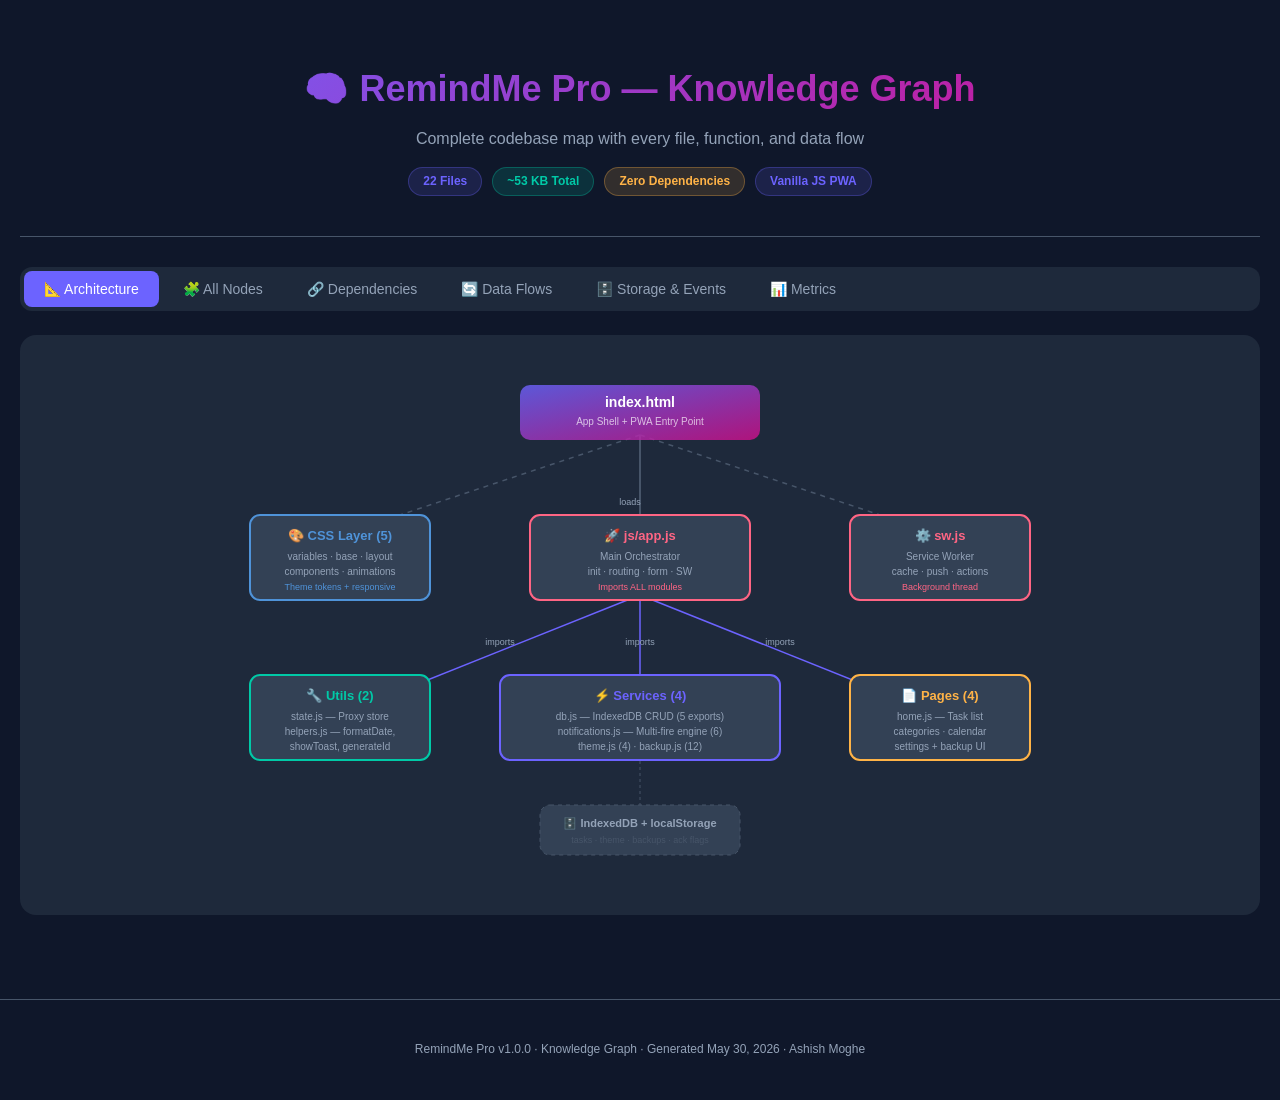
<file: assets/docs/RemindMe-Pro-Knowledge-Graph.html>
<!DOCTYPE html>
<html lang="en">
<head>
<meta charset="UTF-8">
<meta name="viewport" content="width=device-width, initial-scale=1.0">
<title>RemindMe Pro — Codebase Knowledge Graph</title>
<style>
:root { --bg: #0f172a; --surface: #1e293b; --surface2: #334155; --text: #e2e8f0; --muted: #94a3b8; --primary: #6C63FF; --pink: #D30E8C; --purple: #582873; --blue: #4F93D9; --green: #00C9A7; --orange: #FFB347; --red: #FF6584; --border: #475569; }
* { margin: 0; padding: 0; box-sizing: border-box; }
body { font-family: -apple-system, BlinkMacSystemFont, 'Segoe UI', Roboto, sans-serif; background: var(--bg); color: var(--text); line-height: 1.6; }
.container { max-width: 1400px; margin: 0 auto; padding: 20px; }

/* Header */
.header { text-align: center; padding: 40px 20px; border-bottom: 1px solid var(--border); margin-bottom: 30px; }
.header h1 { font-size: 36px; background: linear-gradient(135deg, var(--primary), var(--pink)); -webkit-background-clip: text; -webkit-text-fill-color: transparent; margin-bottom: 8px; }
.header p { color: var(--muted); font-size: 16px; }
.badge-row { display: flex; gap: 10px; justify-content: center; margin-top: 16px; flex-wrap: wrap; }
.badge { padding: 4px 14px; border-radius: 20px; font-size: 12px; font-weight: 600; }
.badge-purple { background: rgba(108,99,255,0.15); color: var(--primary); border: 1px solid rgba(108,99,255,0.3); }
.badge-green { background: rgba(0,201,167,0.15); color: var(--green); border: 1px solid rgba(0,201,167,0.3); }
.badge-orange { background: rgba(255,179,71,0.15); color: var(--orange); border: 1px solid rgba(255,179,71,0.3); }

/* Tab Navigation */
.tabs { display: flex; gap: 4px; margin-bottom: 24px; background: var(--surface); border-radius: 12px; padding: 4px; overflow-x: auto; }
.tab { padding: 10px 20px; border-radius: 8px; cursor: pointer; font-size: 14px; font-weight: 500; color: var(--muted); border: none; background: none; white-space: nowrap; transition: all 0.2s; }
.tab:hover { color: var(--text); background: var(--surface2); }
.tab.active { color: white; background: var(--primary); }
.tab-content { display: none; }
.tab-content.active { display: block; }

/* Architecture Diagram */
.arch-diagram { background: var(--surface); border-radius: 16px; padding: 30px; margin-bottom: 24px; overflow-x: auto; }
.arch-svg { width: 100%; max-width: 900px; margin: 0 auto; display: block; }

/* Node Cards */
.section-title { font-size: 22px; font-weight: 700; margin: 30px 0 16px; display: flex; align-items: center; gap: 10px; }
.section-title .icon { font-size: 26px; }
.node-grid { display: grid; grid-template-columns: repeat(auto-fill, minmax(340px, 1fr)); gap: 16px; margin-bottom: 24px; }
.node-card { background: var(--surface); border: 1px solid var(--border); border-radius: 12px; padding: 20px; transition: transform 0.2s, box-shadow 0.2s; }
.node-card:hover { transform: translateY(-2px); box-shadow: 0 8px 25px rgba(0,0,0,0.3); }
.node-card.root { border-left: 4px solid var(--pink); }
.node-card.css { border-left: 4px solid var(--blue); }
.node-card.util { border-left: 4px solid var(--green); }
.node-card.service { border-left: 4px solid var(--primary); }
.node-card.page { border-left: 4px solid var(--orange); }
.node-card.main { border-left: 4px solid var(--red); }
.node-name { font-size: 16px; font-weight: 700; margin-bottom: 4px; display: flex; align-items: center; gap: 8px; }
.node-type { font-size: 11px; padding: 2px 8px; border-radius: 10px; font-weight: 600; }
.type-entry { background: rgba(211,14,140,0.15); color: var(--pink); }
.type-config { background: rgba(79,147,217,0.15); color: var(--blue); }
.type-worker { background: rgba(255,101,132,0.15); color: var(--red); }
.type-style { background: rgba(79,147,217,0.15); color: var(--blue); }
.type-util { background: rgba(0,201,167,0.15); color: var(--green); }
.type-service { background: rgba(108,99,255,0.15); color: var(--primary); }
.type-page { background: rgba(255,179,71,0.15); color: var(--orange); }
.type-main { background: rgba(255,101,132,0.15); color: var(--red); }
.node-desc { font-size: 13px; color: var(--muted); margin: 8px 0; }
.node-size { font-size: 11px; color: var(--border); }

/* Function Table */
.fn-table { width: 100%; border-collapse: collapse; margin-top: 12px; }
.fn-table th { text-align: left; font-size: 11px; text-transform: uppercase; letter-spacing: 0.5px; color: var(--muted); padding: 6px 8px; border-bottom: 1px solid var(--border); }
.fn-table td { font-size: 13px; padding: 6px 8px; border-bottom: 1px solid rgba(71,85,105,0.3); vertical-align: top; }
.fn-table td:first-child { font-family: 'SF Mono', 'Fira Code', monospace; color: var(--green); white-space: nowrap; font-size: 12px; }
.fn-table tr:last-child td { border-bottom: none; }

/* Dependency Graph */
.dep-tree { background: var(--surface); border-radius: 12px; padding: 24px; font-family: 'SF Mono', 'Fira Code', monospace; font-size: 13px; line-height: 1.8; overflow-x: auto; white-space: pre; }
.dep-file { color: var(--primary); font-weight: 700; }
.dep-arrow { color: var(--muted); }
.dep-fn { color: var(--green); }
.dep-mod { color: var(--orange); }

/* Data Flow */
.flow-card { background: var(--surface); border-radius: 12px; padding: 24px; margin-bottom: 16px; }
.flow-card h3 { font-size: 16px; margin-bottom: 12px; color: var(--primary); }
.flow-card pre { font-family: 'SF Mono', 'Fira Code', monospace; font-size: 12px; line-height: 1.7; color: var(--muted); overflow-x: auto; }

/* Storage & Events */
.info-table { width: 100%; border-collapse: collapse; background: var(--surface); border-radius: 12px; overflow: hidden; margin-bottom: 24px; }
.info-table th { text-align: left; font-size: 12px; text-transform: uppercase; letter-spacing: 0.5px; color: var(--muted); padding: 12px 16px; background: var(--surface2); border-bottom: 1px solid var(--border); }
.info-table td { font-size: 13px; padding: 10px 16px; border-bottom: 1px solid rgba(71,85,105,0.3); }
.info-table tr:last-child td { border-bottom: none; }
.info-table code { font-family: 'SF Mono', monospace; font-size: 12px; background: rgba(108,99,255,0.1); color: var(--primary); padding: 2px 6px; border-radius: 4px; }

/* Complexity */
.complexity-bar { display: flex; align-items: center; gap: 8px; }
.bar { height: 8px; border-radius: 4px; }
.bar-high { background: var(--red); }
.bar-med { background: var(--orange); }
.bar-low { background: var(--green); }

/* Responsive */
@media (max-width: 768px) { .node-grid { grid-template-columns: 1fr; } .tabs { flex-wrap: nowrap; } .header h1 { font-size: 28px; } }
</style>
</head>
<body>
<div class="container">

<!-- HEADER -->
<div class="header">
    <h1>🧠 RemindMe Pro — Knowledge Graph</h1>
    <p>Complete codebase map with every file, function, and data flow</p>
    <div class="badge-row">
        <span class="badge badge-purple">22 Files</span>
        <span class="badge badge-green">~53 KB Total</span>
        <span class="badge badge-orange">Zero Dependencies</span>
        <span class="badge badge-purple">Vanilla JS PWA</span>
    </div>
</div>

<!-- TABS -->
<div class="tabs">
    <button class="tab active" onclick="showTab('overview')">📐 Architecture</button>
    <button class="tab" onclick="showTab('nodes')">🧩 All Nodes</button>
    <button class="tab" onclick="showTab('deps')">🔗 Dependencies</button>
    <button class="tab" onclick="showTab('flows')">🔄 Data Flows</button>
    <button class="tab" onclick="showTab('storage')">🗄️ Storage & Events</button>
    <button class="tab" onclick="showTab('metrics')">📊 Metrics</button>
</div>

<!-- TAB 1: ARCHITECTURE -->
<div id="overview" class="tab-content active">
    <div class="arch-diagram">
        <svg class="arch-svg" viewBox="0 0 900 520" xmlns="http://www.w3.org/2000/svg">
            <!-- Background grid -->
            <defs>
                <linearGradient id="grad1" x1="0%" y1="0%" x2="100%" y2="100%"><stop offset="0%" style="stop-color:#6C63FF;stop-opacity:0.8"/><stop offset="100%" style="stop-color:#D30E8C;stop-opacity:0.8"/></linearGradient>
                <linearGradient id="grad2" x1="0%" y1="0%" x2="100%" y2="0%"><stop offset="0%" style="stop-color:#4F93D9;stop-opacity:0.8"/><stop offset="100%" style="stop-color:#00C9A7;stop-opacity:0.8"/></linearGradient>
            </defs>

            <!-- Connection lines -->
            <line x1="450" y1="70" x2="150" y2="170" stroke="#475569" stroke-width="1.5" stroke-dasharray="5,5"/>
            <line x1="450" y1="70" x2="450" y2="170" stroke="#475569" stroke-width="2"/>
            <line x1="450" y1="70" x2="750" y2="170" stroke="#475569" stroke-width="1.5" stroke-dasharray="5,5"/>
            <line x1="450" y1="230" x2="200" y2="330" stroke="#6C63FF" stroke-width="1.5"/>
            <line x1="450" y1="230" x2="450" y2="330" stroke="#6C63FF" stroke-width="1.5"/>
            <line x1="450" y1="230" x2="700" y2="330" stroke="#6C63FF" stroke-width="1.5"/>
            <!-- Service to backup -->
            <line x1="450" y1="390" x2="450" y2="460" stroke="#475569" stroke-width="1" stroke-dasharray="3,3"/>

            <!-- index.html -->
            <rect x="330" y="20" width="240" height="55" rx="10" fill="url(#grad1)"/>
            <text x="450" y="42" text-anchor="middle" fill="white" font-size="14" font-weight="700">index.html</text>
            <text x="450" y="60" text-anchor="middle" fill="rgba(255,255,255,0.7)" font-size="10">App Shell + PWA Entry Point</text>

            <!-- CSS Layer -->
            <rect x="60" y="150" width="180" height="85" rx="10" fill="var(--surface2)" stroke="#4F93D9" stroke-width="2"/>
            <text x="150" y="175" text-anchor="middle" fill="#4F93D9" font-size="13" font-weight="700">🎨 CSS Layer (5)</text>
            <text x="150" y="195" text-anchor="middle" fill="var(--muted)" font-size="10">variables · base · layout</text>
            <text x="150" y="210" text-anchor="middle" fill="var(--muted)" font-size="10">components · animations</text>
            <text x="150" y="225" text-anchor="middle" fill="#4F93D9" font-size="9">Theme tokens + responsive</text>

            <!-- app.js -->
            <rect x="340" y="150" width="220" height="85" rx="10" fill="var(--surface2)" stroke="#FF6584" stroke-width="2"/>
            <text x="450" y="175" text-anchor="middle" fill="#FF6584" font-size="13" font-weight="700">🚀 js/app.js</text>
            <text x="450" y="195" text-anchor="middle" fill="var(--muted)" font-size="10">Main Orchestrator</text>
            <text x="450" y="210" text-anchor="middle" fill="var(--muted)" font-size="10">init · routing · form · SW</text>
            <text x="450" y="225" text-anchor="middle" fill="#FF6584" font-size="9">Imports ALL modules</text>

            <!-- sw.js -->
            <rect x="660" y="150" width="180" height="85" rx="10" fill="var(--surface2)" stroke="#FF6584" stroke-width="2"/>
            <text x="750" y="175" text-anchor="middle" fill="#FF6584" font-size="13" font-weight="700">⚙️ sw.js</text>
            <text x="750" y="195" text-anchor="middle" fill="var(--muted)" font-size="10">Service Worker</text>
            <text x="750" y="210" text-anchor="middle" fill="var(--muted)" font-size="10">cache · push · actions</text>
            <text x="750" y="225" text-anchor="middle" fill="#FF6584" font-size="9">Background thread</text>

            <!-- Utils -->
            <rect x="60" y="310" width="180" height="85" rx="10" fill="var(--surface2)" stroke="#00C9A7" stroke-width="2"/>
            <text x="150" y="335" text-anchor="middle" fill="#00C9A7" font-size="13" font-weight="700">🔧 Utils (2)</text>
            <text x="150" y="355" text-anchor="middle" fill="var(--muted)" font-size="10">state.js — Proxy store</text>
            <text x="150" y="370" text-anchor="middle" fill="var(--muted)" font-size="10">helpers.js — formatDate,</text>
            <text x="150" y="385" text-anchor="middle" fill="var(--muted)" font-size="10">showToast, generateId</text>

            <!-- Services -->
            <rect x="310" y="310" width="280" height="85" rx="10" fill="var(--surface2)" stroke="#6C63FF" stroke-width="2"/>
            <text x="450" y="335" text-anchor="middle" fill="#6C63FF" font-size="13" font-weight="700">⚡ Services (4)</text>
            <text x="450" y="355" text-anchor="middle" fill="var(--muted)" font-size="10">db.js — IndexedDB CRUD (5 exports)</text>
            <text x="450" y="370" text-anchor="middle" fill="var(--muted)" font-size="10">notifications.js — Multi-fire engine (6)</text>
            <text x="450" y="385" text-anchor="middle" fill="var(--muted)" font-size="10">theme.js (4) · backup.js (12)</text>

            <!-- Pages -->
            <rect x="660" y="310" width="180" height="85" rx="10" fill="var(--surface2)" stroke="#FFB347" stroke-width="2"/>
            <text x="750" y="335" text-anchor="middle" fill="#FFB347" font-size="13" font-weight="700">📄 Pages (4)</text>
            <text x="750" y="355" text-anchor="middle" fill="var(--muted)" font-size="10">home.js — Task list</text>
            <text x="750" y="370" text-anchor="middle" fill="var(--muted)" font-size="10">categories · calendar</text>
            <text x="750" y="385" text-anchor="middle" fill="var(--muted)" font-size="10">settings + backup UI</text>

            <!-- IndexedDB -->
            <rect x="350" y="440" width="200" height="50" rx="10" fill="var(--surface2)" stroke="var(--border)" stroke-width="1" stroke-dasharray="4,4"/>
            <text x="450" y="462" text-anchor="middle" fill="var(--muted)" font-size="11" font-weight="600">🗄️ IndexedDB + localStorage</text>
            <text x="450" y="478" text-anchor="middle" fill="var(--border)" font-size="9">tasks · theme · backups · ack flags</text>

            <!-- Labels on lines -->
            <text x="440" y="140" text-anchor="middle" fill="var(--muted)" font-size="9">loads</text>
            <text x="310" y="280" text-anchor="middle" fill="var(--muted)" font-size="9">imports</text>
            <text x="450" y="280" text-anchor="middle" fill="var(--muted)" font-size="9">imports</text>
            <text x="590" y="280" text-anchor="middle" fill="var(--muted)" font-size="9">imports</text>
        </svg>
    </div>
</div>

<!-- TAB 2: ALL NODES -->
<div id="nodes" class="tab-content">

    <div class="section-title"><span class="icon">🏠</span> Root Files</div>
    <div class="node-grid">
        <div class="node-card root">
            <div class="node-name">index.html <span class="node-type type-entry">Entry Point</span></div>
            <div class="node-desc">Single HTML page: sticky header, scrollable &lt;main&gt;, fixed bottom nav (4 tabs), FAB (+) button, task creation &lt;dialog&gt;, delete confirmation &lt;dialog&gt;, toast container.</div>
            <div class="node-size">4.7 KB · Key IDs: #app, #app-content, #bottom-nav, #fab, #task-dialog, #confirm-dialog, #toast</div>
        </div>
        <div class="node-card root">
            <div class="node-name">manifest.json <span class="node-type type-config">PWA Config</span></div>
            <div class="node-desc">Declares app name, theme color (#6C63FF), standalone display mode, portrait orientation, and icon references for installability.</div>
            <div class="node-size">0.4 KB</div>
        </div>
        <div class="node-card root">
            <div class="node-name">sw.js <span class="node-type type-worker">Service Worker</span></div>
            <div class="node-desc">Background worker: caches assets (cache-first), handles push notifications with Done/Snooze actions, posts messages back to app for task state updates.</div>
            <div class="node-size">1.3 KB · Events: install, activate, fetch, push, notificationclick</div>
        </div>
    </div>

    <div class="section-title"><span class="icon">🎨</span> CSS Layer</div>
    <div class="node-grid">
        <div class="node-card css">
            <div class="node-name">variables.css <span class="node-type type-style">Tokens</span></div>
            <div class="node-desc">All CSS Custom Properties: colors, spacing, shadows, typography, transitions. Light defaults on :root, dark overrides on [data-theme="dark"].</div>
            <div class="node-size">1.2 KB · 30+ tokens: --primary, --bg, --surface, --text, --priority-*, --shadow-*, --space-*</div>
        </div>
        <div class="node-card css">
            <div class="node-name">base.css <span class="node-type type-style">Reset</span></div>
            <div class="node-desc">Box model reset, body defaults, heading sizes (h1=32px→h3=18px), input focus styles with purple ring, range/checkbox accent color.</div>
            <div class="node-size">1.1 KB</div>
        </div>
        <div class="node-card css">
            <div class="node-name">layout.css <span class="node-type type-style">Structure</span></div>
            <div class="node-desc">Flexbox app shell (max-width 480px), sticky header, scrollable content, fixed bottom nav, responsive breakpoints at 768px/1024px.</div>
            <div class="node-size">1.0 KB</div>
        </div>
        <div class="node-card css">
            <div class="node-name">components.css <span class="node-type type-style">Components</span></div>
            <div class="node-desc">FAB, dialog/bottom-sheet, forms, buttons, task cards with priority borders, calendar grid, category grid, settings items, toggle switch, stats, toast, empty state.</div>
            <div class="node-size">6.6 KB · Largest CSS file</div>
        </div>
        <div class="node-card css">
            <div class="node-name">animations.css <span class="node-type type-style">Motion</span></div>
            <div class="node-desc">5 @keyframes: fadeIn (page load), slideUp (dialog), checkmark (complete), swipeOut (delete), pulse (badge). Stagger delays for cascading card animations.</div>
            <div class="node-size">0.8 KB</div>
        </div>
    </div>

    <div class="section-title"><span class="icon">🔧</span> JS Utilities</div>
    <div class="node-grid">
        <div class="node-card util">
            <div class="node-name">state.js <span class="node-type type-util">Store</span></div>
            <div class="node-desc">Proxy-based reactive state store (~10 lines). On any property set, auto-notifies all subscribed listeners. Replaces Redux/Vuex.</div>
            <table class="fn-table"><tr><th>Export</th><th>Description</th></tr>
                <tr><td>createStore(init)</td><td>Factory: wraps object in Proxy, returns {state, subscribe, getState}</td></tr>
                <tr><td>store</td><td>Singleton with: tasks[], categories[], currentPage, theme, isOnline</td></tr>
            </table>
        </div>
        <div class="node-card util">
            <div class="node-name">helpers.js <span class="node-type type-util">Utilities</span></div>
            <div class="node-desc">Pure utility functions — no side effects, no dependencies. Used across all pages and app.js.</div>
            <table class="fn-table"><tr><th>Export</th><th>Description</th></tr>
                <tr><td>generateId()</td><td>UUID via crypto.randomUUID() with Date.now() fallback</td></tr>
                <tr><td>formatDate(d)</td><td>Full format: "Mon, 30 May, 03:00 pm" via Intl.DateTimeFormat</td></tr>
                <tr><td>formatDateShort(d)</td><td>Short: "30 May, 03:00 pm"</td></tr>
                <tr><td>getDateLabel(d)</td><td>Relative: "Overdue" | "Today" | "Tomorrow" | "This Week" | "Upcoming"</td></tr>
                <tr><td>showToast(msg, ms)</td><td>Shows #toast element, auto-hides after duration</td></tr>
                <tr><td>getCategoryIcon(c)</td><td>Maps category→emoji: work→💼, health→💊, study→📚</td></tr>
                <tr><td>getPriorityLabel(p)</td><td>Maps priority→label: critical→🔴 Critical</td></tr>
            </table>
        </div>
    </div>

    <div class="section-title"><span class="icon">⚡</span> JS Services</div>
    <div class="node-grid">
        <div class="node-card service">
            <div class="node-name">db.js <span class="node-type type-service">IndexedDB</span></div>
            <div class="node-desc">Promise-based CRUD wrapper for IndexedDB. Creates "RemindMeProDB" with "tasks" object store + 4 indexes.</div>
            <table class="fn-table"><tr><th>Export</th><th>Description</th></tr>
                <tr><td>openDB()</td><td>Opens/creates DB v1; creates tasks store with indexes on dueDate, priority, category, status</td></tr>
                <tr><td>addTask(task)</td><td>Insert via readwrite transaction → .add()</td></tr>
                <tr><td>getAllTasks()</td><td>Fetch all via readonly → .getAll()</td></tr>
                <tr><td>updateTask(task)</td><td>Upsert via readwrite → .put()</td></tr>
                <tr><td>deleteTask(id)</td><td>Remove via readwrite → .delete()</td></tr>
            </table>
        </div>
        <div class="node-card service">
            <div class="node-name">notifications.js <span class="node-type type-service">Engine</span></div>
            <div class="node-desc">Multi-fire notification engine. Schedules N browser notifications at configurable intervals using setTimeout chains. Tracks active timers in a Map.</div>
            <table class="fn-table"><tr><th>Export</th><th>Description</th></tr>
                <tr><td>requestPermission()</td><td>Calls Notification.requestPermission(); returns boolean</td></tr>
                <tr><td>showNotification(t,n)</td><td>Creates Notification: "Reminder N of X", icon, tag, requireInteraction</td></tr>
                <tr><td>scheduleMultiFire(t)</td><td>Core: calculates delay→dueDate; sets setTimeout chain; checks ack flag before each fire; dispatches CustomEvent</td></tr>
                <tr><td>cancelReminders(id)</td><td>Clears all setTimeout handles from activeTimers Map</td></tr>
                <tr><td>acknowledgeTask(id)</td><td>Sets localStorage ack flag + cancels timers</td></tr>
                <tr><td>snoozeTask(t, ms)</td><td>Cancel → new dueDate = now+ms → snoozeCount++ → re-schedule</td></tr>
            </table>
        </div>
        <div class="node-card service">
            <div class="node-name">theme.js <span class="node-type type-service">Theme</span></div>
            <div class="node-desc">Dark/light mode manager. Reads/writes localStorage, sets data-theme attribute on &lt;html&gt;, listens for system prefers-color-scheme changes.</div>
            <table class="fn-table"><tr><th>Export</th><th>Description</th></tr>
                <tr><td>getTheme()</td><td>Read from localStorage; default 'light'</td></tr>
                <tr><td>setTheme(t)</td><td>Write localStorage + set data-theme attribute</td></tr>
                <tr><td>toggleTheme()</td><td>Flip dark↔light; return new value</td></tr>
                <tr><td>initTheme()</td><td>Apply on load + listen for system theme changes</td></tr>
            </table>
        </div>
        <div class="node-card service">
            <div class="node-name">backup.js <span class="node-type type-service">Backup</span></div>
            <div class="node-desc">Complete import/export system. Export as JSON or CSV, import with merge/replace modes, auto-backup to localStorage every 30 minutes (last 3 kept).</div>
            <table class="fn-table"><tr><th>Export</th><th>Description</th></tr>
                <tr><td>exportAsJSON()</td><td>getAllTasks → JSON blob with metadata → file download</td></tr>
                <tr><td>exportAsCSV()</td><td>getAllTasks → 14-column CSV → file download</td></tr>
                <tr><td>importFromJSON(file)</td><td>FileReader → JSON.parse → validate required fields → return data</td></tr>
                <tr><td>restoreFromBackup(d,m)</td><td>merge: skip existing IDs. replace: delete all + import all</td></tr>
                <tr><td>autoBackup()</td><td>Save all tasks to localStorage (rolling 3 snapshots)</td></tr>
                <tr><td>getAutoBackups()</td><td>Return auto-backup array from localStorage</td></tr>
                <tr><td>restoreAutoBackup(i,m)</td><td>Restore from specific auto-backup index</td></tr>
                <tr><td>isAutoBackupEnabled()</td><td>Check localStorage flag</td></tr>
                <tr><td>setAutoBackupEnabled(b)</td><td>Set localStorage flag</td></tr>
                <tr><td>startAutoBackup()</td><td>setInterval(30 min) + immediate backup</td></tr>
                <tr><td>stopAutoBackup()</td><td>clearInterval</td></tr>
            </table>
        </div>
    </div>

    <div class="section-title"><span class="icon">📄</span> JS Pages</div>
    <div class="node-grid">
        <div class="node-card page">
            <div class="node-name">home.js <span class="node-type type-page">Task List</span></div>
            <div class="node-desc">Main view: stats row (pending/overdue/completed), date-grouped task cards with priority borders, action buttons (✅ Done, 💤 Snooze, 🗑️ Delete), collapsible completed section.</div>
            <div class="node-size">5.1 KB · Imports: db, notifications, helpers (3 modules)</div>
        </div>
        <div class="node-card page">
            <div class="node-name">categories.js <span class="node-type type-page">Grid</span></div>
            <div class="node-desc">2×3 grid of category cards (📌 General, 💼 Work, 🏠 Personal, 💊 Health, 📚 Study, 💰 Finance) with task counts. Click to filter and show tasks below.</div>
            <div class="node-size">1.9 KB · Imports: db, helpers (2 modules)</div>
        </div>
        <div class="node-card page">
            <div class="node-name">calendar.js <span class="node-type type-page">Calendar</span></div>
            <div class="node-desc">Monthly calendar (7-col CSS grid). Today highlighted, days with tasks show dot indicator. Prev/next month navigation. Click day to see tasks.</div>
            <div class="node-size">2.8 KB · Imports: db (1 module) · Internal state: cM, cY</div>
        </div>
        <div class="node-card page">
            <div class="node-name">settings.js <span class="node-type type-page">Settings</span></div>
            <div class="node-desc">6 sections: Appearance (dark toggle), Notifications (enable), Backup & Restore (export JSON/CSV, import, auto-backup, backup history), Statistics, Data Management, About.</div>
            <div class="node-size">8.4 KB · Imports: 5 modules · Highest complexity page</div>
        </div>
    </div>

    <div class="section-title"><span class="icon">🚀</span> Main Entry</div>
    <div class="node-grid">
        <div class="node-card main" style="grid-column: 1 / -1;">
            <div class="node-name">app.js <span class="node-type type-main">Orchestrator</span></div>
            <div class="node-desc">Main application entry point. Imports ALL modules. Handles routing, task form, Service Worker, connectivity, and the 10-step bootstrap sequence.</div>
            <table class="fn-table"><tr><th>Function</th><th>Description</th></tr>
                <tr><td>navigateTo(page)</td><td>Set active nav button + call page render function</td></tr>
                <tr><td>setupTaskForm()</td><td>Wire FAB → dialog → form submit → validate → addTask → scheduleMultiFire → navigate home</td></tr>
                <tr><td>setupNav()</td><td>Attach click listeners to 4 nav buttons → navigateTo()</td></tr>
                <tr><td>scheduleExisting()</td><td>On load: fetch all pending tasks → scheduleMultiFire each</td></tr>
                <tr><td>setupReminders()</td><td>Listen for 'reminder-fired' CustomEvent → show toast</td></tr>
                <tr><td>registerSW()</td><td>Register /sw.js Service Worker</td></tr>
                <tr><td>setupSW()</td><td>Listen for SW messages: TASK_DONE → ack; TASK_SNOOZE → snooze</td></tr>
                <tr><td>init()</td><td>Bootstrap: theme→DB→nav→form→home→notifs→schedule→SW→connectivity→autoBackup</td></tr>
            </table>
            <div class="node-size">6.1 KB · Imports: 6 modules (all services + all pages + utils)</div>
        </div>
    </div>
</div>

<!-- TAB 3: DEPENDENCIES -->
<div id="deps" class="tab-content">
    <div class="section-title"><span class="icon">🔗</span> Import Dependency Tree</div>
    <div class="dep-tree"><span class="dep-file">js/app.js</span> <span style="color:var(--muted)">(ORCHESTRATOR — imports everything)</span>
│
├──▶ <span class="dep-mod">js/utils/state.js</span> ─────── <span class="dep-fn">store</span>
├──▶ <span class="dep-mod">js/utils/helpers.js</span> ───── <span class="dep-fn">generateId</span>, <span class="dep-fn">showToast</span>
│
├──▶ <span class="dep-mod">js/services/theme.js</span> ──── <span class="dep-fn">initTheme</span>
├──▶ <span class="dep-mod">js/services/db.js</span> ──────── <span class="dep-fn">openDB</span>, <span class="dep-fn">addTask</span>, <span class="dep-fn">getAllTasks</span>, <span class="dep-fn">updateTask</span>
├──▶ <span class="dep-mod">js/services/notifications.js</span> ── <span class="dep-fn">requestPermission</span>, <span class="dep-fn">scheduleMultiFire</span>,
│                                     <span class="dep-fn">snoozeTask</span>, <span class="dep-fn">acknowledgeTask</span>
├──▶ <span class="dep-mod">js/services/backup.js</span> ──── <span class="dep-fn">startAutoBackup</span>, <span class="dep-fn">isAutoBackupEnabled</span>, <span class="dep-fn">autoBackup</span>
│
├──▶ <span class="dep-file">js/pages/home.js</span>
│    ├──▶ <span class="dep-mod">db.js</span> ──────── <span class="dep-fn">getAllTasks</span>, <span class="dep-fn">updateTask</span>, <span class="dep-fn">deleteTask</span>
│    ├──▶ <span class="dep-mod">notifications.js</span> ── <span class="dep-fn">acknowledgeTask</span>, <span class="dep-fn">cancelReminders</span>
│    └──▶ <span class="dep-mod">helpers.js</span> ── <span class="dep-fn">formatDateShort</span>, <span class="dep-fn">getDateLabel</span>, <span class="dep-fn">showToast</span>, <span class="dep-fn">getCategoryIcon</span>
│
├──▶ <span class="dep-file">js/pages/categories.js</span>
│    ├──▶ <span class="dep-mod">db.js</span> ──────── <span class="dep-fn">getAllTasks</span>
│    └──▶ <span class="dep-mod">helpers.js</span> ── <span class="dep-fn">getCategoryIcon</span>
│
├──▶ <span class="dep-file">js/pages/calendar.js</span>
│    └──▶ <span class="dep-mod">db.js</span> ──────── <span class="dep-fn">getAllTasks</span>
│
└──▶ <span class="dep-file">js/pages/settings.js</span>
     ├──▶ <span class="dep-mod">theme.js</span> ─── <span class="dep-fn">getTheme</span>, <span class="dep-fn">setTheme</span>
     ├──▶ <span class="dep-mod">db.js</span> ──────── <span class="dep-fn">getAllTasks</span>, <span class="dep-fn">deleteTask</span>
     ├──▶ <span class="dep-mod">notifications.js</span> ── <span class="dep-fn">requestPermission</span>
     ├──▶ <span class="dep-mod">backup.js</span> ── <span class="dep-fn">ALL 12 exports</span>
     └──▶ <span class="dep-mod">helpers.js</span> ── <span class="dep-fn">showToast</span>

<span class="dep-file">js/services/backup.js</span>
└──▶ <span class="dep-mod">db.js</span> ──────── <span class="dep-fn">getAllTasks</span>, <span class="dep-fn">addTask</span>, <span class="dep-fn">deleteTask</span>

<span style="color:var(--muted)">Leaf modules (zero imports): state.js, helpers.js, db.js, notifications.js, theme.js</span></div>
</div>

<!-- TAB 4: DATA FLOWS -->
<div id="flows" class="tab-content">
    <div class="section-title"><span class="icon">🔄</span> Core Data Flows</div>

    <div class="flow-card">
        <h3>1. Task Creation Flow</h3>
        <pre>
User taps [+] FAB
    │
    ▼
task-dialog.showModal()  ← defaults: date=now+1hr, priority=medium
    │
    ▼  user fills form (title*, date*, priority, category, count, interval)
form 'submit' event
    │
    ▼
Validate: title + date required → showToast("⚠️") if missing
    │
    ▼
generateId() → build task object (14 fields)
    │
    ▼
addTask(task) ──→ IndexedDB.tasks.add()
    │
    ▼
scheduleMultiFire(task) ──→ setTimeout chain registered in activeTimers Map
    │
    ▼
dialog.close() → showToast("✅ Created") → navigateTo('home') → renderHome()</pre>
    </div>

    <div class="flow-card">
        <h3>2. Multi-Fire Notification Flow</h3>
        <pre>
scheduleMultiFire(task)
    │
    ▼
delay = new Date(dueDate).getTime() - Date.now()
    │
    ├── delay > 0 ──→ setTimeout(fireAll, delay)  [future task]
    └── delay ≤ 0 ──→ fireAll() immediately        [overdue/now]
              │
              ▼
        for i = 0 → reminderCount (or 999 if remindUntilDone):
            setTimeout(() => {
                │
                ▼
            Check: localStorage.get('task-ack-{id}')
                │
                ├── 'true'  → SKIP (user already tapped Done)
                └── 'false' →
                    ├── new Notification("Reminder {i+1} of {N}")  → Browser notification
                    └── dispatch CustomEvent('reminder-fired')     → In-app toast
            }, intervalMs × i)</pre>
    </div>

    <div class="flow-card">
        <h3>3. Backup & Restore Flow</h3>
        <pre>
EXPORT (JSON):                        IMPORT:
getAllTasks()                          User picks .json file via &lt;input type="file"&gt;
    │                                      │
    ▼                                      ▼
Wrap: {app, version,                  FileReader.readAsText()
       exportDate, taskCount,              │
       tasks[]}                            ▼
    │                                 JSON.parse() + validate (id, title, dueDate, priority, status)
    ▼                                      │
new Blob([JSON])                           ▼
    │                                 User chooses mode:
    ▼                                      ├── "Merge"   → skip tasks with existing IDs, add new only
URL.createObjectURL(blob)                  └── "Replace"  → deleteAll() first, then addAll()
    │                                      │
    ▼                                      ▼
&lt;a download&gt;.click()                  showToast("📥 Imported X, skipped Y")
    │                                      │
    ▼                                      ▼
remindme-backup-2026-05-30.json       renderSettings() refresh</pre>
    </div>

    <div class="flow-card">
        <h3>4. Theme Switch Flow</h3>
        <pre>
User toggles switch in Settings
    │
    ▼
setTheme('dark' | 'light')
    │
    ├── localStorage.setItem('remindme-theme', theme)
    └── document.documentElement.dataset.theme = theme
              │
              ▼
    CSS rule [data-theme="dark"] { --bg: #1A1A2E; --text: #E8E8E8; ... } activates
              │
              ▼
    All var(--*) tokens swap instantly → entire UI re-themes (&lt;1ms, no reload)</pre>
    </div>

    <div class="flow-card">
        <h3>5. App Bootstrap Sequence (init)</h3>
        <pre>
init() — called on page load
    │
    1. initTheme()           → Apply saved/system theme
    2. openDB()              → Open IndexedDB connection
    3. setupNav()            → Wire 4 nav button click handlers
    4. setupTaskForm()       → Wire FAB + form + slider + checkbox
    5. navigateTo('home')    → Render home page (first paint)
    6. requestPermission()   → Ask for notification permission
    7. scheduleExisting()    → Load all pending tasks → schedule notifications
    8. setupReminders()      → Listen for reminder-fired events
    9. registerSW()          → Register Service Worker
       setupSW()             → Listen for SW messages (Done/Snooze)
   10. Connectivity listeners (online/offline)
       beforeunload → auto-backup
       startAutoBackup() if enabled</pre>
    </div>
</div>

<!-- TAB 5: STORAGE & EVENTS -->
<div id="storage" class="tab-content">
    <div class="section-title"><span class="icon">🗄️</span> Storage Map</div>
    <table class="info-table">
        <tr><th>Storage</th><th>Key</th><th>Data</th><th>Read By</th><th>Written By</th></tr>
        <tr><td>IndexedDB</td><td><code>RemindMeProDB → tasks</code></td><td>All task objects (14-field schema)</td><td>db.js → all pages</td><td>db.js</td></tr>
        <tr><td>localStorage</td><td><code>remindme-theme</code></td><td>"light" or "dark"</td><td>theme.js</td><td>theme.js</td></tr>
        <tr><td>localStorage</td><td><code>task-ack-{taskId}</code></td><td>"true" when acknowledged</td><td>notifications.js</td><td>notifications.js</td></tr>
        <tr><td>localStorage</td><td><code>remindme-auto-backups</code></td><td>JSON array of last 3 snapshots</td><td>backup.js</td><td>backup.js</td></tr>
        <tr><td>localStorage</td><td><code>remindme-auto-backup-enabled</code></td><td>"true" or "false"</td><td>backup.js</td><td>backup.js</td></tr>
        <tr><td>Cache API</td><td><code>remindme-v1</code></td><td>Cached HTML, CSS, JS assets</td><td>sw.js (fetch)</td><td>sw.js (install)</td></tr>
    </table>

    <div class="section-title"><span class="icon">📡</span> Event System</div>
    <table class="info-table">
        <tr><th>Event</th><th>Source</th><th>Listener</th><th>Action</th></tr>
        <tr><td><code>click</code> .nav-btn</td><td>User</td><td>app.js</td><td>navigateTo(page)</td></tr>
        <tr><td><code>click</code> #fab</td><td>User</td><td>app.js</td><td>Open task creation dialog</td></tr>
        <tr><td><code>submit</code> #task-form</td><td>User</td><td>app.js</td><td>Validate → create → save → schedule</td></tr>
        <tr><td><code>click</code> .complete-btn</td><td>User</td><td>home.js</td><td>Mark done → update DB → acknowledge</td></tr>
        <tr><td><code>click</code> .snooze-btn</td><td>User</td><td>home.js</td><td>Snooze 15 min → update DB</td></tr>
        <tr><td><code>click</code> .delete-btn</td><td>User</td><td>home.js</td><td>Confirm dialog → delete from DB</td></tr>
        <tr><td><code>click</code> .category-card</td><td>User</td><td>categories.js</td><td>Filter + show tasks for category</td></tr>
        <tr><td><code>click</code> .calendar-day</td><td>User</td><td>calendar.js</td><td>Show tasks for that day</td></tr>
        <tr><td><code>change</code> #theme-toggle</td><td>User</td><td>settings.js</td><td>Toggle dark/light mode</td></tr>
        <tr><td><code>change</code> #import-file</td><td>User</td><td>settings.js</td><td>Parse JSON → merge/replace</td></tr>
        <tr><td><code>reminder-fired</code></td><td>notifications.js</td><td>app.js</td><td>Show in-app toast</td></tr>
        <tr><td><code>message</code> from SW</td><td>sw.js</td><td>app.js</td><td>TASK_DONE / TASK_SNOOZE</td></tr>
        <tr><td><code>beforeunload</code></td><td>Browser</td><td>app.js</td><td>Auto-backup if enabled</td></tr>
        <tr><td><code>online</code> / <code>offline</code></td><td>Browser</td><td>app.js</td><td>Show connectivity toast</td></tr>
    </table>
</div>

<!-- TAB 6: METRICS -->
<div id="metrics" class="tab-content">
    <div class="section-title"><span class="icon">📊</span> Complexity & Size Metrics</div>
    <table class="info-table">
        <tr><th>File</th><th>Size</th><th>Exports</th><th>Imports</th><th>Complexity</th><th>Role</th></tr>
        <tr><td><code>js/pages/settings.js</code></td><td>8.4 KB</td><td>1</td><td>5 modules</td><td><div class="complexity-bar"><div class="bar bar-high" style="width:90px"></div> High</div></td><td>Backup UI + all settings</td></tr>
        <tr><td><code>css/components.css</code></td><td>6.6 KB</td><td>—</td><td>—</td><td><div class="complexity-bar"><div class="bar bar-med" style="width:70px"></div> Medium</div></td><td>All component styles</td></tr>
        <tr><td><code>js/app.js</code></td><td>6.1 KB</td><td>0</td><td>6 modules</td><td><div class="complexity-bar"><div class="bar bar-high" style="width:85px"></div> High</div></td><td>Orchestrator</td></tr>
        <tr><td><code>js/services/backup.js</code></td><td>5.8 KB</td><td>12</td><td>1 module</td><td><div class="complexity-bar"><div class="bar bar-med" style="width:65px"></div> Medium</div></td><td>Import/export engine</td></tr>
        <tr><td><code>js/pages/home.js</code></td><td>5.1 KB</td><td>1</td><td>3 modules</td><td><div class="complexity-bar"><div class="bar bar-med" style="width:60px"></div> Medium</div></td><td>Task list + actions</td></tr>
        <tr><td><code>index.html</code></td><td>4.7 KB</td><td>—</td><td>—</td><td><div class="complexity-bar"><div class="bar bar-low" style="width:40px"></div> Low</div></td><td>App shell</td></tr>
        <tr><td><code>js/pages/calendar.js</code></td><td>2.8 KB</td><td>1</td><td>1 module</td><td><div class="complexity-bar"><div class="bar bar-low" style="width:35px"></div> Low</div></td><td>Month grid</td></tr>
        <tr><td><code>js/pages/categories.js</code></td><td>1.9 KB</td><td>1</td><td>2 modules</td><td><div class="complexity-bar"><div class="bar bar-low" style="width:30px"></div> Low</div></td><td>Category grid</td></tr>
        <tr><td><code>js/services/notifications.js</code></td><td>1.7 KB</td><td>6</td><td>0</td><td><div class="complexity-bar"><div class="bar bar-med" style="width:55px"></div> Medium</div></td><td>Timer management</td></tr>
        <tr><td><code>js/services/db.js</code></td><td>1.5 KB</td><td>5</td><td>0</td><td><div class="complexity-bar"><div class="bar bar-low" style="width:25px"></div> Low</div></td><td>CRUD wrapper</td></tr>
        <tr><td><code>sw.js</code></td><td>1.3 KB</td><td>0</td><td>0</td><td><div class="complexity-bar"><div class="bar bar-low" style="width:20px"></div> Low</div></td><td>Cache + push</td></tr>
        <tr><td><code>css/variables.css</code></td><td>1.2 KB</td><td>—</td><td>—</td><td><div class="complexity-bar"><div class="bar bar-low" style="width:20px"></div> Low</div></td><td>Design tokens</td></tr>
        <tr><td><code>js/utils/helpers.js</code></td><td>1.2 KB</td><td>7</td><td>0</td><td><div class="complexity-bar"><div class="bar bar-low" style="width:20px"></div> Low</div></td><td>Pure functions</td></tr>
        <tr><td><code>css/base.css</code></td><td>1.1 KB</td><td>—</td><td>—</td><td><div class="complexity-bar"><div class="bar bar-low" style="width:15px"></div> Low</div></td><td>Reset + typography</td></tr>
        <tr><td><code>css/layout.css</code></td><td>1.0 KB</td><td>—</td><td>—</td><td><div class="complexity-bar"><div class="bar bar-low" style="width:15px"></div> Low</div></td><td>App structure</td></tr>
        <tr><td><code>css/animations.css</code></td><td>0.8 KB</td><td>—</td><td>—</td><td><div class="complexity-bar"><div class="bar bar-low" style="width:12px"></div> Low</div></td><td>Micro-animations</td></tr>
        <tr><td><code>js/services/theme.js</code></td><td>0.6 KB</td><td>4</td><td>0</td><td><div class="complexity-bar"><div class="bar bar-low" style="width:10px"></div> Low</div></td><td>Theme toggle</td></tr>
        <tr><td><code>js/utils/state.js</code></td><td>0.5 KB</td><td>1</td><td>0</td><td><div class="complexity-bar"><div class="bar bar-low" style="width:8px"></div> Low</div></td><td>Proxy store</td></tr>
    </table>

    <div class="section-title" style="margin-top:30px"><span class="icon">📈</span> Summary Stats</div>
    <div class="node-grid" style="grid-template-columns: repeat(auto-fill, minmax(200px, 1fr));">
        <div class="node-card service" style="text-align:center"><div style="font-size:36px;font-weight:700;color:var(--primary)">22</div><div style="color:var(--muted);font-size:13px">Total Files</div></div>
        <div class="node-card service" style="text-align:center"><div style="font-size:36px;font-weight:700;color:var(--green)">~53 KB</div><div style="color:var(--muted);font-size:13px">Total Size</div></div>
        <div class="node-card service" style="text-align:center"><div style="font-size:36px;font-weight:700;color:var(--orange)">0</div><div style="color:var(--muted);font-size:13px">Dependencies</div></div>
        <div class="node-card service" style="text-align:center"><div style="font-size:36px;font-weight:700;color:var(--pink)">46</div><div style="color:var(--muted);font-size:13px">Exported Functions</div></div>
        <div class="node-card service" style="text-align:center"><div style="font-size:36px;font-weight:700;color:var(--primary)">11</div><div style="color:var(--muted);font-size:13px">JS Modules</div></div>
        <div class="node-card service" style="text-align:center"><div style="font-size:36px;font-weight:700;color:var(--blue)">14</div><div style="color:var(--muted);font-size:13px">Event Types</div></div>
    </div>
</div>

</div>

<div style="text-align:center;padding:40px 0;color:var(--muted);font-size:12px;border-top:1px solid var(--border);margin-top:40px;">
    RemindMe Pro v1.0.0 · Knowledge Graph · Generated May 30, 2026 · Ashish Moghe
</div>

<script>
function showTab(id) {
    document.querySelectorAll('.tab-content').forEach(t => t.classList.remove('active'));
    document.querySelectorAll('.tab').forEach(t => t.classList.remove('active'));
    document.getElementById(id).classList.add('active');
    event.target.classList.add('active');
}
</script>
</body>
</html>
</file>
<file: css/variables.css>
:root{--primary:#6C63FF;--primary-hover:#5A52E0;--primary-light:rgba(108,99,255,0.1);--secondary:#FF6584;--success:#00C9A7;--warning:#FFB347;--danger:#DC2626;--bg:#F8F9FA;--surface:#FFFFFF;--surface-hover:#F0F0F5;--text:#1A1A2E;--text-muted:#6B7280;--text-inverse:#FFFFFF;--border:#E5E7EB;--border-focus:#6C63FF;--priority-low:#00C9A7;--priority-medium:#FFB347;--priority-high:#FF6584;--priority-critical:#DC2626;--shadow-sm:0 1px 2px rgba(0,0,0,0.05);--shadow-md:0 4px 6px rgba(0,0,0,0.1);--shadow-lg:0 10px 25px rgba(0,0,0,0.15);--space-xs:4px;--space-sm:8px;--space-md:16px;--space-lg:24px;--space-xl:32px;--radius-sm:8px;--radius-md:12px;--radius-lg:16px;--radius-full:50%;--transition-fast:150ms ease;--transition-normal:300ms ease;--font-family:-apple-system,BlinkMacSystemFont,'Segoe UI',Roboto,sans-serif}
[data-theme="dark"]{--primary:#7C74FF;--primary-hover:#8B84FF;--primary-light:rgba(124,116,255,0.15);--secondary:#FF7A94;--success:#00DDB8;--bg:#1A1A2E;--surface:#16213E;--surface-hover:#1E2A4A;--text:#E8E8E8;--text-muted:#9CA3AF;--text-inverse:#1A1A2E;--border:#2D3748;--border-focus:#7C74FF;--shadow-sm:0 1px 2px rgba(0,0,0,0.2);--shadow-md:0 4px 6px rgba(0,0,0,0.3);--shadow-lg:0 10px 25px rgba(0,0,0,0.4)}
</file>
<file: css/base.css>
*,
*::before,
*::after {
    margin: 0;
    padding: 0;
    box-sizing: border-box
}

html {
    font-size: 16px
}

body {
    font-family: var(--font-family);
    background: var(--bg);
    color: var(--text);
    line-height: 1.5;
    min-height: 100vh;
    overflow-x: hidden;
    transition: background var(--transition-normal), color var(--transition-normal);
    -webkit-font-smoothing: antialiased
}

h1 {
    font-size: 32px;
    font-weight: 700
}

h2 {
    font-size: 24px;
    font-weight: 600
}

h3 {
    font-size: 18px;
    font-weight: 600
}

p {
    font-size: 16px;
    color: var(--text-muted)
}

a {
    color: var(--primary);
    text-decoration: none
}

button {
    cursor: pointer;
    border: none;
    outline: none;
    font-family: inherit
}

input,
select,
textarea {
    font-family: inherit;
    font-size: 16px;
    border: 1px solid var(--border);
    border-radius: var(--radius-sm);
    padding: 10px 14px;
    background: var(--surface);
    color: var(--text);
    width: 100%;
    transition: border-color var(--transition-fast)
}

input:focus,
select:focus,
textarea:focus {
    border-color: var(--border-focus);
    box-shadow: 0 0 0 3px rgba(108, 99, 255, 0.15);
    outline: none
}

input[type="range"] {
    padding: 0;
    border: none;
    box-shadow: none;
    accent-color: var(--primary)
}

input[type="checkbox"] {
    width: auto;
    margin-right: 8px;
    accent-color: var(--primary)
}
</file>
<file: css/layout.css>
#app {
    display: flex;
    flex-direction: column;
    min-height: 100vh;
    max-width: 480px;
    margin: 0 auto;
    position: relative
}

#app-header {
    position: sticky;
    top: 0;
    z-index: 100;
    background: var(--surface);
    padding: 16px 20px;
    border-bottom: 1px solid var(--border);
    display: flex;
    align-items: center;
    justify-content: space-between
}

#app-content {
    flex: 1;
    padding: 16px;
    padding-bottom: 90px;
    overflow-y: auto
}

#bottom-nav {
    position: fixed;
    bottom: 0;
    left: 50%;
    transform: translateX(-50%);
    width: 100%;
    max-width: 480px;
    display: flex;
    justify-content: space-around;
    background: var(--surface);
    border-top: 1px solid var(--border);
    padding: 6px 0 env(safe-area-inset-bottom, 8px);
    z-index: 300
}

.nav-btn {
    background: none;
    display: flex;
    flex-direction: column;
    align-items: center;
    gap: 2px;
    font-size: 10px;
    color: var(--text-muted);
    padding: 6px 16px;
    transition: color var(--transition-fast);
    border-radius: var(--radius-sm)
}

.nav-btn.active {
    color: var(--primary)
}

.nav-btn:hover {
    color: var(--primary)
}

.nav-icon {
    font-size: 22px;
    line-height: 1
}

.nav-label {
    font-weight: 500
}

@media(min-width:768px) {
    #app {
        max-width: 90%
    }
}
</file>
<file: css/components.css>
.fab{position:fixed;bottom:76px;right:calc(50% - 220px);width:56px;height:56px;border-radius:var(--radius-full);background:var(--primary);color:white;font-size:28px;display:flex;align-items:center;justify-content:center;box-shadow:var(--shadow-lg);transition:transform var(--transition-fast);z-index:200;line-height:1}.fab:hover{transform:scale(1.1);background:var(--primary-hover)}.fab:active{transform:scale(0.95)}@media(max-width:480px){.fab{right:20px}}
dialog{border:none;border-radius:var(--radius-lg) var(--radius-lg) 0 0;padding:0 24px 24px;background:var(--surface);color:var(--text);width:100%;max-width:480px;max-height:90vh;overflow-y:auto;position:fixed;bottom:0;margin:0 auto;box-shadow:0 -10px 40px rgba(0,0,0,0.2)}dialog::backdrop{background:rgba(0,0,0,0.5)}.dialog-handle{width:40px;height:4px;background:var(--border);border-radius:2px;margin:12px auto 16px}.dialog-title{font-size:20px;font-weight:700;margin-bottom:20px}
.form-group{margin-bottom:16px}.form-group label{display:block;font-size:13px;font-weight:600;color:var(--text-muted);margin-bottom:6px;text-transform:uppercase;letter-spacing:0.5px}.form-row{display:flex;gap:12px}.flex-1{flex:1}.range-labels{display:flex;justify-content:space-between;font-size:11px;color:var(--text-muted);margin-top:4px}.checkbox-label{display:flex;align-items:center;font-size:14px;cursor:pointer}.checkbox-label input{width:auto}
.btn{padding:14px 24px;border-radius:var(--radius-sm);font-size:16px;font-weight:600;transition:all var(--transition-fast);width:100%;text-align:center}.btn-primary{background:var(--primary);color:white}.btn-primary:hover{background:var(--primary-hover)}.btn-secondary{background:var(--surface-hover);color:var(--text);margin-top:8px}.btn-secondary:hover{background:var(--border)}.btn-danger{background:var(--danger);color:white}.btn-danger:hover{background:#B91C1C}.btn-sm{padding:8px 16px;font-size:13px;width:auto}.form-actions{margin-top:20px}
.task-card{background:var(--surface);border:1px solid var(--border);border-radius:var(--radius-md);padding:16px;margin-bottom:10px;cursor:pointer;transition:transform var(--transition-fast),box-shadow var(--transition-fast);position:relative;overflow:hidden}.task-card:hover{transform:translateY(-1px);box-shadow:var(--shadow-md)}.task-card.priority-low{border-left:4px solid var(--priority-low)}.task-card.priority-medium{border-left:4px solid var(--priority-medium)}.task-card.priority-high{border-left:4px solid var(--priority-high)}.task-card.priority-critical{border-left:4px solid var(--priority-critical)}.task-card.completed{opacity:0.5}.task-card.completed .task-title{text-decoration:line-through}.task-title{font-weight:600;font-size:16px;margin-bottom:4px}.task-desc{font-size:13px;color:var(--text-muted);margin-bottom:8px}.task-meta{display:flex;flex-wrap:wrap;gap:10px;font-size:12px;color:var(--text-muted);align-items:center}.task-meta span{display:flex;align-items:center;gap:3px}.task-badge{display:inline-block;padding:2px 8px;border-radius:12px;font-size:11px;font-weight:600}.badge-category{background:var(--primary-light);color:var(--primary)}.task-actions{display:flex;gap:8px;margin-top:12px}
.date-group{font-size:13px;font-weight:700;color:var(--text-muted);text-transform:uppercase;letter-spacing:0.5px;padding:16px 0 8px}
.empty-state{text-align:center;padding:60px 20px}.empty-state .emoji{font-size:64px;margin-bottom:16px}.empty-state h3{margin-bottom:8px}
.toast{position:fixed;bottom:100px;left:50%;transform:translateX(-50%);background:var(--text);color:var(--bg);padding:12px 24px;border-radius:var(--radius-sm);font-size:14px;font-weight:500;box-shadow:var(--shadow-lg);z-index:9999;transition:opacity 0.3s,transform 0.3s}.toast.hidden{opacity:0;transform:translate(-50%,20px);pointer-events:none}.toast.visible{opacity:1;transform:translate(-50%,0)}
.confirm-content{text-align:center;padding:20px 0}.confirm-content h3{margin-bottom:8px}.confirm-content p{margin-bottom:20px}
.calendar-grid{display:grid;grid-template-columns:repeat(7,1fr);gap:2px;text-align:center}.calendar-header{font-size:12px;font-weight:700;color:var(--text-muted);padding:8px 0}.calendar-day{padding:10px 4px;border-radius:var(--radius-sm);font-size:14px;cursor:pointer;position:relative}.calendar-day:hover{background:var(--surface-hover)}.calendar-day.today{background:var(--primary-light);color:var(--primary);font-weight:700}.calendar-day.has-tasks::after{content:'';position:absolute;bottom:4px;left:50%;transform:translateX(-50%);width:6px;height:6px;border-radius:50%;background:var(--primary)}.calendar-day.other-month{color:var(--border)}.calendar-nav{display:flex;justify-content:space-between;align-items:center;padding:12px 0}.calendar-nav button{background:var(--surface-hover);border-radius:var(--radius-sm);padding:8px 16px;font-size:18px}.calendar-nav h3{font-size:18px}
.categories-grid{display:grid;grid-template-columns:repeat(2,1fr);gap:12px}.category-card{background:var(--surface);border:1px solid var(--border);border-radius:var(--radius-md);padding:20px;text-align:center;cursor:pointer;transition:transform var(--transition-fast),box-shadow var(--transition-fast)}.category-card:hover{transform:translateY(-2px);box-shadow:var(--shadow-md)}.category-icon{font-size:32px;margin-bottom:8px}.category-name{font-weight:600;font-size:14px}.category-count{font-size:12px;color:var(--text-muted);margin-top:4px}
.settings-section{margin-bottom:24px}.settings-section h3{margin-bottom:12px;font-size:16px}.setting-item{display:flex;justify-content:space-between;align-items:center;padding:14px 0;border-bottom:1px solid var(--border)}.setting-item:last-child{border-bottom:none}.setting-label{font-size:15px}.setting-desc{font-size:12px;color:var(--text-muted)}
.toggle{position:relative;width:50px;height:28px}.toggle input{opacity:0;width:0;height:0}.toggle-slider{position:absolute;top:0;left:0;right:0;bottom:0;background:var(--border);border-radius:14px;cursor:pointer;transition:background var(--transition-fast)}.toggle-slider::before{content:'';position:absolute;width:22px;height:22px;left:3px;bottom:3px;background:white;border-radius:50%;transition:transform var(--transition-fast)}.toggle input:checked+.toggle-slider{background:var(--primary)}.toggle input:checked+.toggle-slider::before{transform:translateX(22px)}
.stats-row{display:flex;gap:12px;margin-bottom:16px}.stat-card{flex:1;background:var(--surface);border:1px solid var(--border);border-radius:var(--radius-md);padding:16px;text-align:center}.stat-number{font-size:28px;font-weight:700;color:var(--primary)}.stat-label{font-size:12px;color:var(--text-muted);margin-top:4px}
.task-card-header {
    display: flex;
    justify-content: space-between;
    align-items: flex-start;
    gap: 10px;
    margin-bottom: 4px;
}

/* NEW: Countdown Timer Badge */
.countdown-badge {
    flex-shrink: 0;
    font-size: 16px;
    font-weight: 700;
    font-family: 'Arial';
    padding: 4px 10px;
    border-radius: 8px;
    background: var(--primary-light);
    color: var(--primary);
    white-space: nowrap;
    transition: all 0.3s ease;
    min-width: 100px;
    text-align: center;
}

/* Countdown states */
.countdown-badge.countdown-urgent {
    background: rgba(255, 101, 132, 0.15);
    color: var(--danger);
    animation: pulse 1s infinite;
}

.countdown-badge.countdown-overdue {
    background: rgba(220, 38, 38, 0.15);
    color: var(--danger);
    font-weight: 800;
}

/* NEW: Notification Disabled Toggle - Red slider */
.toggle-danger {
    background: var(--danger) !important;
}

/* Edit button styling */
.edit-btn {
    color: var(--primary) !important;
}
</file>
<file: css/animations.css>
@keyframes fadeIn{from{opacity:0;transform:translateY(10px)}to{opacity:1;transform:translateY(0)}}.fade-in{animation:fadeIn 0.3s ease forwards}
@keyframes slideUp{from{transform:translateY(100%)}to{transform:translateY(0)}}dialog[open]{animation:slideUp 0.3s ease forwards}
@keyframes checkmark{0%{transform:scale(0)}50%{transform:scale(1.2)}100%{transform:scale(1)}}.task-complete-anim{animation:checkmark 0.4s ease forwards}
@keyframes swipeOut{to{transform:translateX(-100%);opacity:0;height:0;padding:0;margin:0}}.swipe-out{animation:swipeOut 0.3s ease forwards}
@keyframes pulse{0%,100%{transform:scale(1)}50%{transform:scale(1.05)}}.pulse{animation:pulse 2s infinite}
.stagger-1{animation-delay:.05s}.stagger-2{animation-delay:.1s}.stagger-3{animation-delay:.15s}.stagger-4{animation-delay:.2s}
</file>
